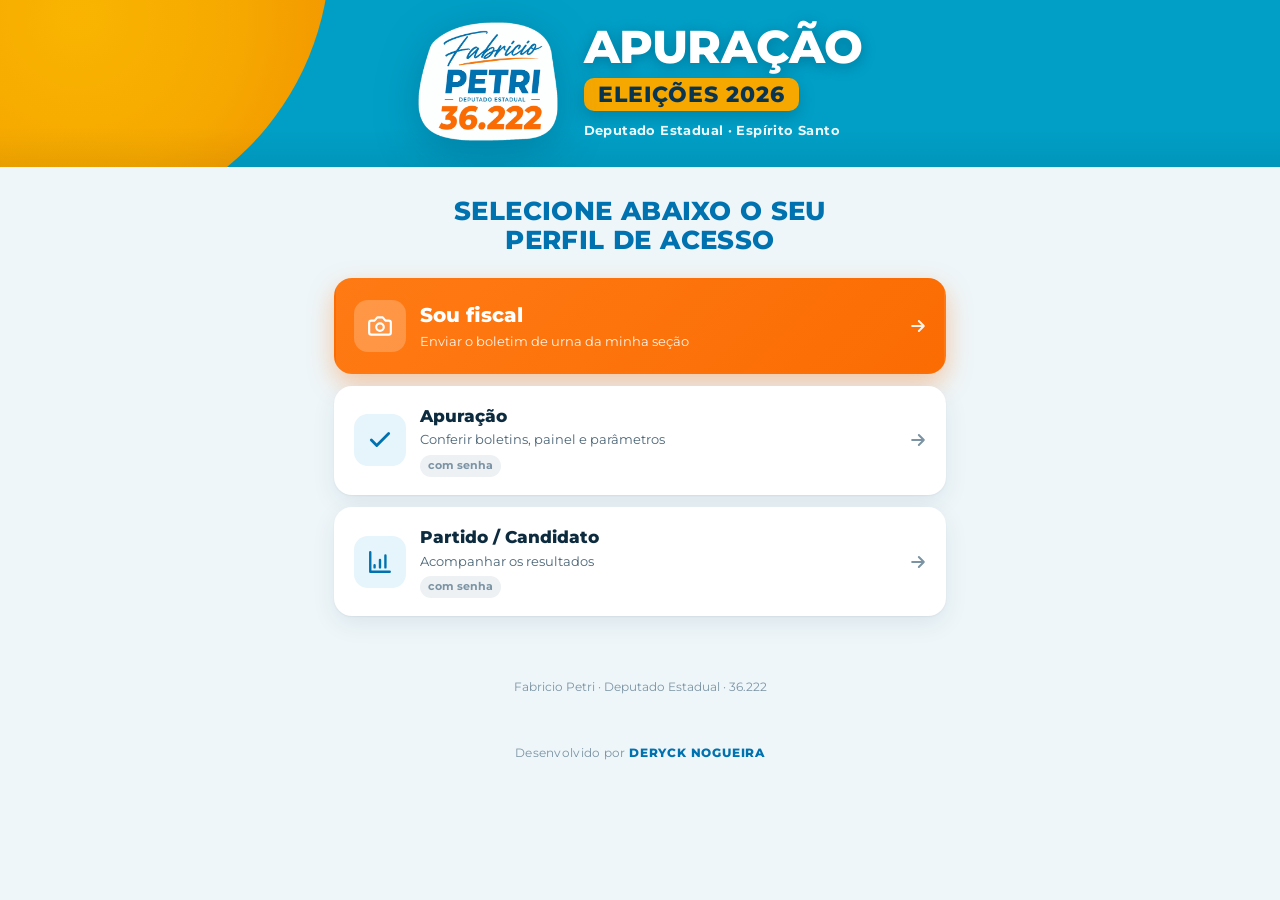
<file: index.html>
<!doctype html>
<html lang="pt-BR">
<head>
  <meta charset="utf-8">
  <meta name="viewport" content="width=device-width, initial-scale=1, viewport-fit=cover">
  <meta name="theme-color" content="#019fc6">
  <title>Apuração — Fabricio Petri 36.222</title>
  <meta name="description" content="Apuração da campanha Fabricio Petri 36.222 — fiscais, apuração e partido">
  <link rel="icon" href="assets/img/favicon.png">
  <link rel="apple-touch-icon" href="assets/img/icon-192.png">
  <link rel="manifest" href="manifest.webmanifest">
  <link rel="preconnect" href="https://fonts.googleapis.com">
  <link rel="preconnect" href="https://fonts.gstatic.com" crossorigin>
  <link href="https://fonts.googleapis.com/css2?family=Montserrat:wght@500;600;700;800&display=swap" rel="stylesheet">
  <link rel="stylesheet" href="assets/css/app.css">
</head>
<body class="pg-inicio">
  <header class="hero hero-inicio">
    <div class="hero-in">
      <img class="logo" src="assets/img/logo-480.png" alt="Fabricio Petri — Deputado Estadual 36.222" width="480" height="410">
      <div class="hero-titulo">
        <h1><span class="t1">Apuração</span><span class="t2">Eleições 2026</span></h1>
        <p>Deputado Estadual · Espírito Santo</p>
      </div>
    </div>
  </header>

  <main class="wrap wrap-inicio">
    <h2 class="inicio-chamada">Selecione abaixo o seu<br>perfil de acesso</h2>
    <nav class="acessos" aria-label="Escolha o acesso">
      <a class="acesso acesso-fiscal" href="fiscal.html">
        <span class="acesso-icone" data-icone="camera"></span>
        <span class="acesso-txt"><b>Sou fiscal</b><span>Enviar o boletim de urna da minha seção</span></span>
        <span class="acesso-seta" data-icone="seta"></span>
      </a>
      <a class="acesso" href="apuracao.html">
        <span class="acesso-icone" data-icone="check"></span>
        <span class="acesso-txt"><b>Apuração</b><span>Conferir boletins, painel e parâmetros</span><span class="acesso-chave" id="st-apuracao">com senha</span></span>
        <span class="acesso-seta" data-icone="seta"></span>
      </a>
      <a class="acesso" href="partido.html">
        <span class="acesso-icone" data-icone="grafico"></span>
        <span class="acesso-txt"><b>Partido / Candidato</b><span>Acompanhar os resultados</span><span class="acesso-chave" id="st-partido">com senha</span></span>
        <span class="acesso-seta" data-icone="seta"></span>
      </a>
    </nav>
  </main>
  <p class="rodape">Fabricio Petri · Deputado Estadual · 36.222</p>

  <script src="assets/js/config.js"></script>
  <script src="assets/js/core.js"></script>
  <script src="assets/js/common.js"></script>
  <script>
    (function () {
      App.bannerDemo('Para usar de verdade, configure a planilha (veja o guia).');
      var ICON = App.ICON;
      ICON.grafico = '<svg viewBox="0 0 24 24" fill="none" stroke="currentColor" stroke-width="2.2" stroke-linecap="round" stroke-linejoin="round"><path d="M3 3v18h18"/><path d="M7 15v2M12 10v7M17 6v11"/></svg>';
      App.$$('[data-icone]').forEach(function (el) { el.innerHTML = ICON[el.dataset.icone] || ''; });
      // mostra se já existe sessão aberta neste aparelho
      [['apuracao', '#st-apuracao'], ['partido', '#st-partido']].forEach(function (x) {
        var s = App.sessao.get(x[0]);
        if (s) { var el = App.$(x[1]); el.textContent = 'conectado'; el.classList.add('on'); }
      });
      if ('serviceWorker' in navigator && location.protocol === 'https:') navigator.serviceWorker.register('sw.js').catch(function () {});
    })();
  </script>
</body>
</html>
</file>
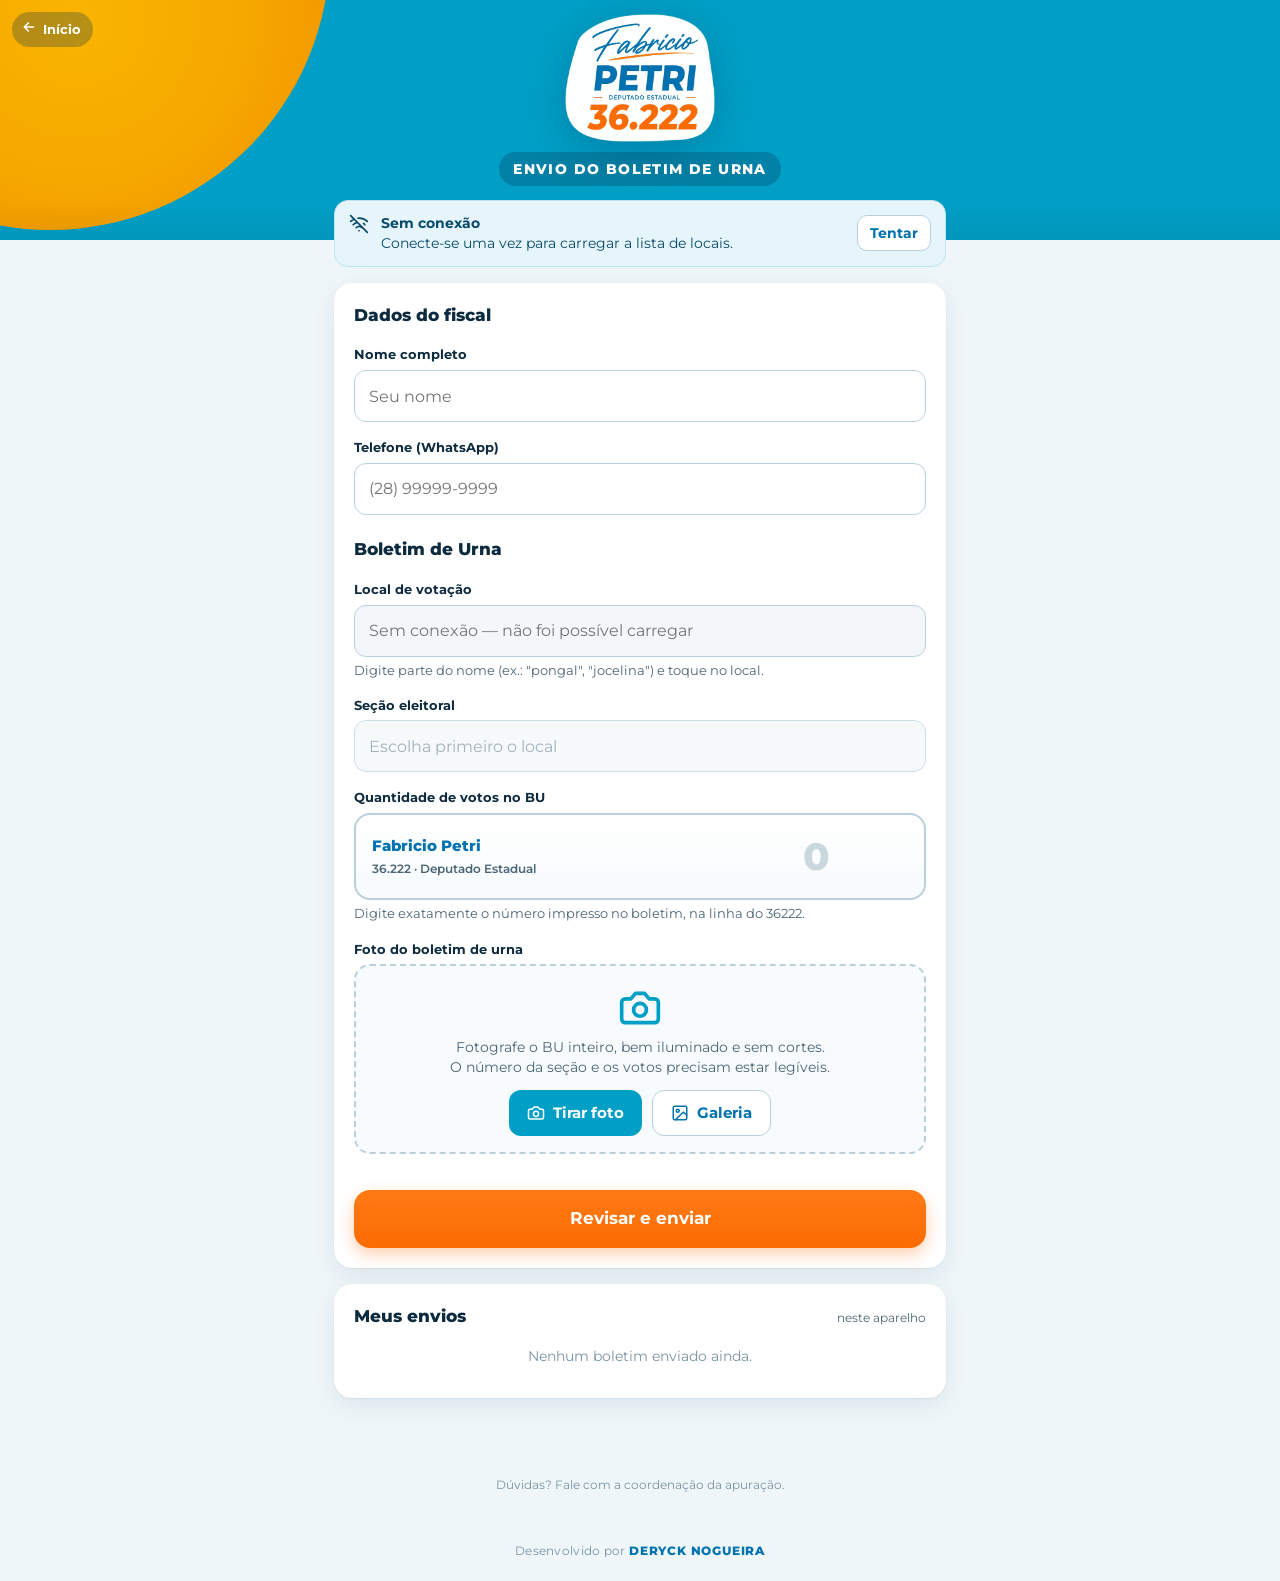
<file: fiscal.html>
<!doctype html>
<html lang="pt-BR">
<head>
  <meta charset="utf-8">
  <meta name="viewport" content="width=device-width, initial-scale=1, viewport-fit=cover">
  <meta name="theme-color" content="#019fc6">
  <title>Fiscal — Fabricio Petri 36.222</title>
  <meta name="description" content="Envio do Boletim de Urna pelos fiscais da campanha Fabricio Petri 36.222">
  <link rel="icon" href="assets/img/favicon.png">
  <link rel="apple-touch-icon" href="assets/img/icon-192.png">
  <link rel="manifest" href="manifest.webmanifest">
  <link rel="preconnect" href="https://fonts.googleapis.com">
  <link rel="preconnect" href="https://fonts.gstatic.com" crossorigin>
  <link href="https://fonts.googleapis.com/css2?family=Montserrat:wght@500;600;700;800&display=swap" rel="stylesheet">
  <link rel="stylesheet" href="assets/css/app.css">
</head>
<body class="pg-fiscal">
  <header class="hero">
    <a class="voltar" href="./" aria-label="Voltar ao início"><span data-voltar></span>Início</a>
    <img class="logo" src="assets/img/logo-480.png" alt="Fabricio Petri — Deputado Estadual 36.222" width="480" height="410">
    <p class="sub">Envio do Boletim de Urna</p>
  </header>

  <main class="wrap">
    <div id="aviso-fila" class="aviso aviso-alerta" hidden></div>
    <div id="aviso-conexao" class="aviso aviso-info" hidden></div>

    <section id="fechado" class="card centro" hidden>
      <div class="sucesso-icone espera" aria-hidden="true"></div>
      <h2>Recebimento fechado</h2>
      <p class="muted">O envio de boletins ainda não foi liberado (ou já foi encerrado) pela coordenação. Tente novamente mais tarde.</p>
      <button class="btn btn-sec" id="btn-recarregar">Verificar novamente</button>
    </section>

    <form id="form-bu" class="card" novalidate autocomplete="on">
      <div class="card-titulo"><h2>Dados do fiscal</h2></div>
      <div id="ident-resumo" class="ident-resumo campo" hidden>
        <div class="avatar" id="ident-avatar"></div>
        <div class="info"><b id="ident-nome"></b><span id="ident-tel"></span></div>
        <button type="button" class="btn btn-ghost btn-sm" id="btn-alterar-ident">Alterar</button>
      </div>
      <div id="ident-campos">
        <div class="campo">
          <label for="f-nome">Nome completo</label>
          <input class="input" id="f-nome" name="name" autocomplete="name" placeholder="Seu nome" maxlength="80">
        </div>
        <div class="campo">
          <label for="f-tel">Telefone (WhatsApp)</label>
          <input class="input" id="f-tel" name="tel" type="tel" inputmode="tel" autocomplete="tel" placeholder="(28) 99999-9999" maxlength="16">
        </div>
      </div>

      <div class="card-titulo" style="margin-top:22px"><h2>Boletim de Urna</h2></div>
      <div class="campo">
        <label for="f-local-busca">Local de votação</label>
        <div class="combo" id="combo-local">
          <input class="input combo-input" id="f-local-busca" type="text" placeholder="Carregando locais…" autocomplete="off" autocapitalize="characters" spellcheck="false"
            role="combobox" aria-autocomplete="list" aria-expanded="false" aria-controls="combo-lista" disabled>
          <button type="button" class="combo-limpar" id="combo-limpar" aria-label="Limpar busca" hidden>×</button>
          <ul class="combo-lista" id="combo-lista" role="listbox" hidden></ul>
        </div>
        <select id="f-local" hidden aria-hidden="true" tabindex="-1"><option value=""></option></select>
        <div class="ajuda">Digite parte do nome (ex.: "pongal", "jocelina") e toque no local.</div>
      </div>
      <div class="campo">
        <label for="f-secao">Seção eleitoral</label>
        <select class="input" id="f-secao" disabled><option value="">Escolha primeiro o local</option></select>
        <div class="ajuda" id="ajuda-secao" hidden></div>
      </div>
      <div class="campo">
        <label for="f-votos">Quantidade de votos no BU</label>
        <div class="votos-box">
          <div class="cand"><b id="cand-nome">Fabricio Petri</b><span id="cand-num">36.222 · Deputado Estadual</span></div>
          <input class="votos-input" id="f-votos" inputmode="numeric" maxlength="8" placeholder="0" aria-describedby="cand-nome" autocomplete="off">
        </div>
        <div class="ajuda">Digite exatamente o número impresso no boletim, na linha do 36222.</div>
      </div>
      <div class="campo">
        <span class="rotulo">Foto do boletim de urna</span>
        <div class="foto-area" id="foto-area">
          <div id="foto-vazia">
            <div class="icone" aria-hidden="true"></div>
            <p>Fotografe o BU inteiro, bem iluminado e sem cortes.<br>O número da seção e os votos precisam estar legíveis.</p>
            <div class="foto-botoes">
              <label class="btn btn-azul" for="f-foto-camera" id="lbl-camera"><span class="ic-cam"></span>Tirar foto</label>
              <label class="btn btn-sec" for="f-foto-galeria"><span class="ic-gal"></span>Galeria</label>
            </div>
          </div>
          <div id="foto-cheia" class="foto-prev" hidden>
            <img id="foto-preview" alt="Prévia da foto do boletim">
            <label class="btn btn-sec btn-sm trocar" for="f-foto-camera">Trocar foto</label>
          </div>
          <input class="foto-input" type="file" id="f-foto-camera" accept="image/*" capture="environment">
          <input class="foto-input" type="file" id="f-foto-galeria" accept="image/*">
        </div>
      </div>

      <button type="submit" class="btn btn-primario btn-xl" id="btn-revisar" style="margin-top:20px">Revisar e enviar</button>
    </form>

    <section class="card" id="meus-envios">
      <div class="card-titulo"><h2>Meus envios</h2><span class="muted tiny">neste aparelho</span></div>
      <ul class="lista" id="lista-envios"></ul>
    </section>
  </main>
  <p class="rodape">Dúvidas? Fale com a coordenação da apuração.</p>

  <script src="assets/js/config.js"></script>
  <script src="assets/js/core.js"></script>
  <script src="assets/js/common.js"></script>
  <script src="assets/js/fiscal.js"></script>
</body>
</html>
</file>
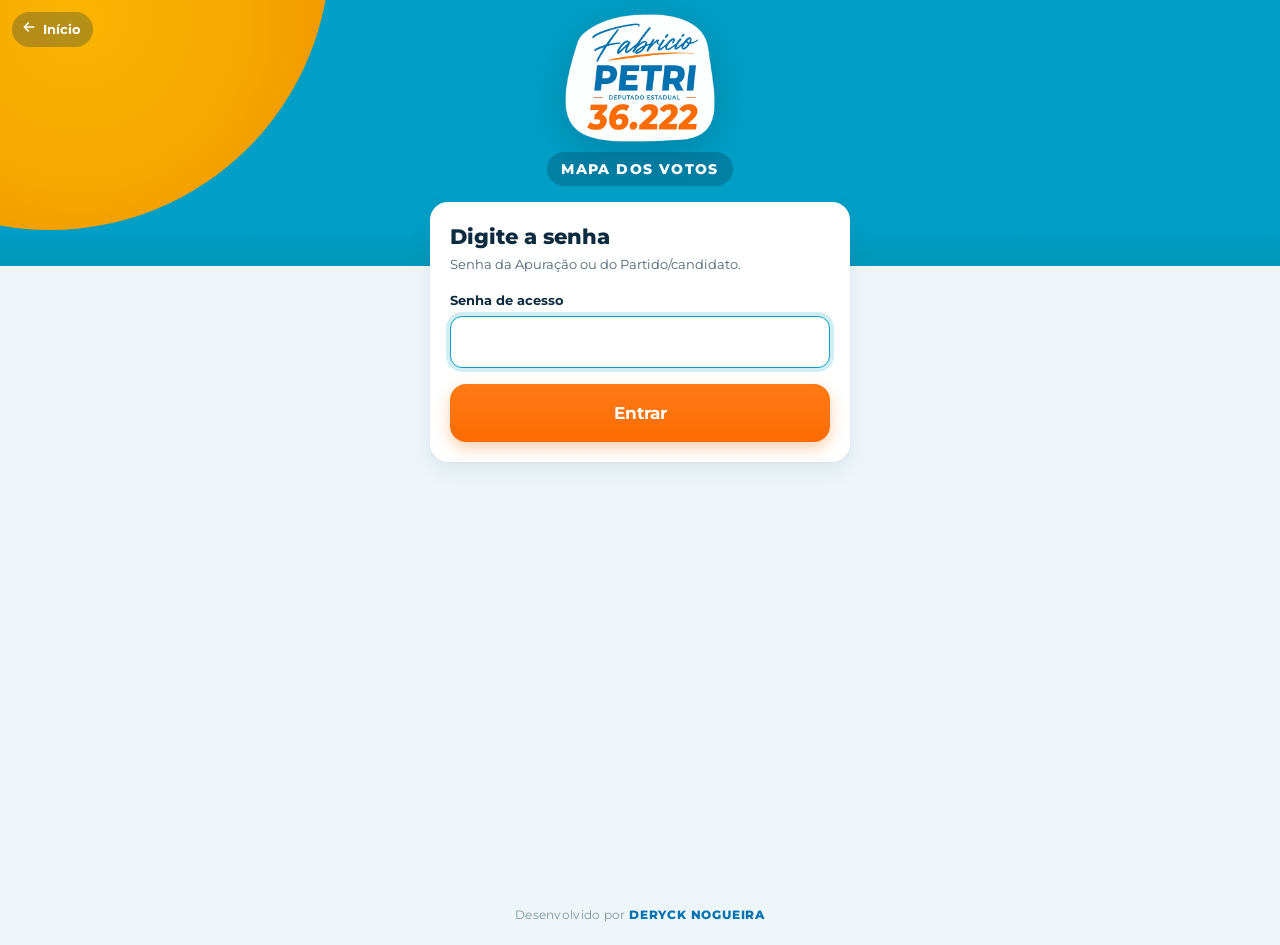
<file: mapa.html>
<!doctype html>
<html lang="pt-BR">
<head>
  <meta charset="utf-8">
  <meta name="viewport" content="width=device-width, initial-scale=1, viewport-fit=cover">
  <meta name="theme-color" content="#019fc6">
  <meta name="robots" content="noindex">
  <title>Mapa dos votos — Fabricio Petri 36.222</title>
  <link rel="icon" href="assets/img/favicon.png">
  <link rel="preconnect" href="https://fonts.googleapis.com">
  <link rel="preconnect" href="https://fonts.gstatic.com" crossorigin>
  <link href="https://fonts.googleapis.com/css2?family=Montserrat:wght@500;600;700;800&display=swap" rel="stylesheet">
  <link rel="stylesheet" href="assets/css/app.css">
</head>
<body class="pg-mapa">
  <!-- Login -->
  <div id="tela-login" class="login-pg" hidden>
    <header class="hero">
      <a class="voltar" href="./" aria-label="Voltar ao início"><span data-voltar></span>Início</a>
      <img class="logo" src="assets/img/logo-480.png" alt="Fabricio Petri — Deputado Estadual 36.222" width="480" height="410">
      <p class="sub">Mapa dos votos</p>
    </header>
    <form class="card login-card" id="form-login" autocomplete="on">
      <h1>Digite a senha</h1>
      <p class="muted small" style="margin:0 0 18px">Senha da Apuração ou do Partido/candidato.</p>
      <div class="campo"><label for="l-senha">Senha de acesso</label>
        <input class="input" id="l-senha" type="password" autocomplete="current-password" required></div>
      <div id="l-demo" class="aviso aviso-info small" hidden></div>
      <button class="btn btn-primario btn-xl" type="submit" id="l-entrar">Entrar</button>
    </form>
  </div>

  <div id="tela-app" hidden>
    <header class="topbar">
      <div class="topbar-in">
        <a class="logo-link" href="./" id="logo-voltar" title="Voltar"><img class="logo" src="assets/img/logo-480.png" alt="Fabricio Petri 36.222" width="480" height="410"></a>
        <div class="titulo"><b>Mapa dos votos</b><span class="oculto-mobile">Espírito Santo · Deputado Estadual · resultado por município</span></div>
        <span class="atualizado oculto-mobile" id="t-atualizado"><span class="pulso"></span><span>—</span></span>
        <a class="btn btn-topo btn-sm btn-topo-txt" href="./" id="btn-voltar"></a>
      </div>
    </header>
    <main class="wrap-l">
      <div class="acoes-painel">
        <a class="btn btn-sec btn-sm" href="relatorio-mapa.html" id="btn-rel-mapa" title="Relatório do mapa para imprimir ou salvar em PDF"></a>
        <a class="btn btn-primario btn-sm" href="telao-mapa.html" id="btn-telao-mapa" title="Abrir o mapa em tela cheia para TV"></a>
      </div>
      <div class="kpis" id="m-kpis"></div>
      <div class="mapa-grade">
        <section class="card mapa-card">
          <div class="mapa-barra">
            <div class="segmentado" role="group" aria-label="O que o mapa mostra">
              <button type="button" class="ativo" data-metrica="votos">Votos</button>
              <button type="button" data-metrica="validos">% dos votos válidos</button>
              <button type="button" data-metrica="pct">% dos eleitores</button>
            </div>
            <button type="button" class="btn btn-ghost btn-sm" id="m-estado" hidden>Limpar seleção</button>
          </div>
          <div class="mapa-area" id="m-mapa"></div>
          <div class="mapa-legenda" id="m-legenda"></div>
          <p class="muted tiny mapa-dica">Passe o mouse para ver os números. Clique em um município para ver os detalhes ao lado.</p>
        </section>
        <aside class="card mapa-lado" id="m-lado"></aside>
      </div>
      <section class="card">
        <div class="card-titulo"><h3>Todos os municípios</h3><span class="muted tiny" id="m-tab-sub"></span></div>
        <div class="tabela-wrap"><table class="tabela responsiva" id="m-tabela"></table></div>
      </section>
    </main>
  </div>

  <script src="assets/js/config.js"></script>
  <script src="assets/js/core.js"></script>
  <script src="assets/js/common.js"></script>
  <script src="assets/js/estado-tse.js"></script>
  <script src="assets/js/mapa-es.js"></script>
  <script src="assets/js/mapa.js"></script>
</body>
</html>
</file>
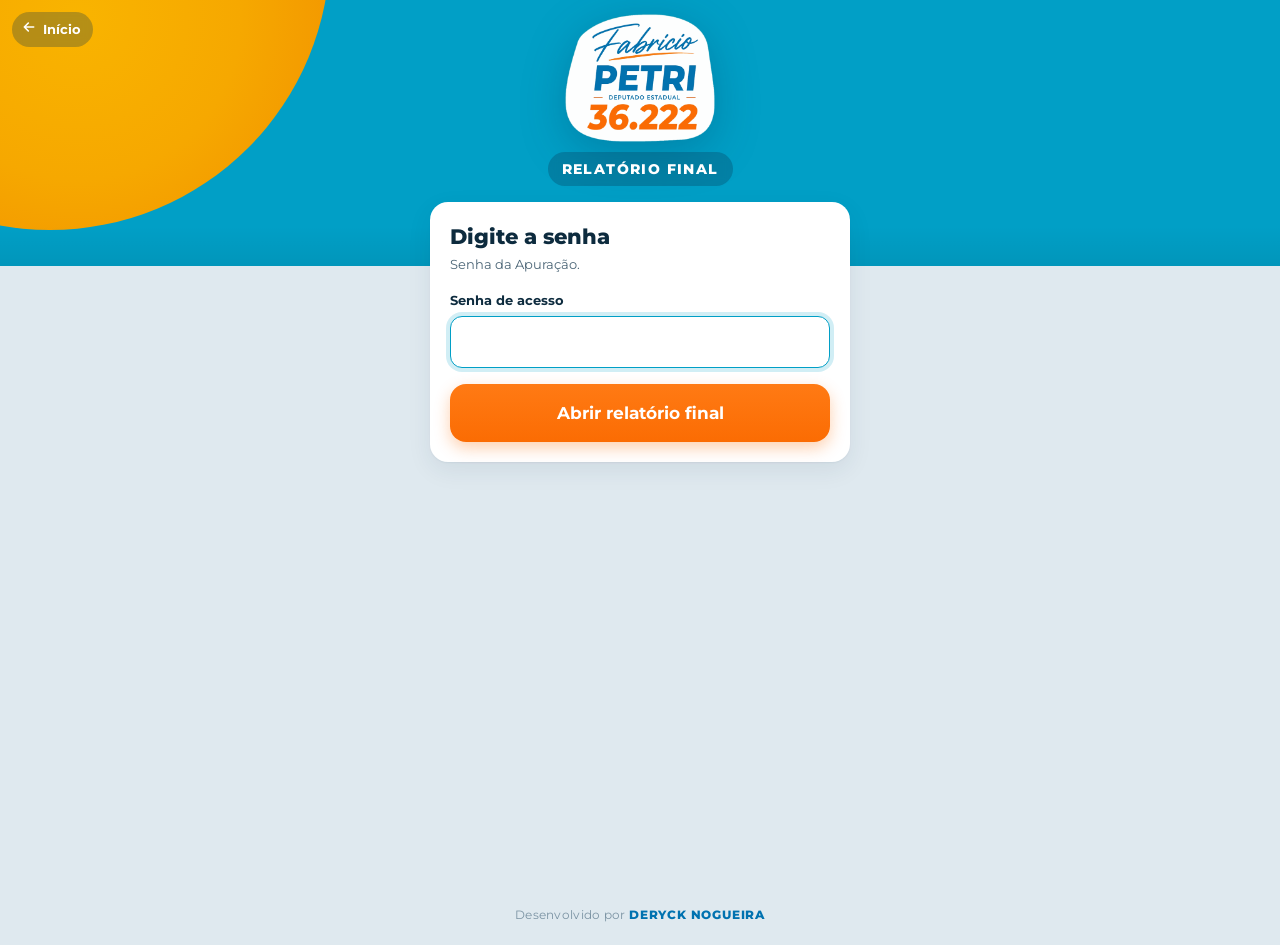
<file: relatorio-final.html>
<!doctype html>
<html lang="pt-BR">
<head>
  <meta charset="utf-8">
  <meta name="viewport" content="width=device-width, initial-scale=1">
  <meta name="robots" content="noindex">
  <title>Relatório final — Fabricio Petri 36.222</title>
  <link rel="icon" href="assets/img/favicon.png">
  <link rel="preconnect" href="https://fonts.googleapis.com">
  <link rel="preconnect" href="https://fonts.gstatic.com" crossorigin>
  <link href="https://fonts.googleapis.com/css2?family=Montserrat:wght@500;600;700;800&display=swap" rel="stylesheet">
  <link rel="stylesheet" href="assets/css/app.css">
  <link rel="stylesheet" href="assets/css/relatorio.css">
</head>
<body class="pg-relatorio">
  <div id="tela-login" class="login-pg" hidden>
    <header class="hero">
      <a class="voltar" href="./" aria-label="Voltar ao início"><span data-voltar></span>Início</a>
      <img class="logo" src="assets/img/logo-480.png" alt="Fabricio Petri — Deputado Estadual 36.222" width="480" height="410">
      <p class="sub">Relatório final</p>
    </header>
    <form class="card login-card" id="form-login">
      <h1>Digite a senha</h1>
      <p class="muted small" style="margin:0 0 18px">Senha da Apuração.</p>
      <div class="campo"><label for="l-senha">Senha de acesso</label>
        <input class="input" id="l-senha" type="password" autocomplete="current-password" required></div>
      <div id="l-demo" class="aviso aviso-info small" hidden></div>
      <button class="btn btn-primario btn-xl" type="submit" id="l-entrar">Abrir relatório final</button>
    </form>
  </div>

  <div id="tela-rel" hidden>
    <div class="rel-barra no-print">
      <div class="rel-barra-in">
        <a class="btn btn-sec" href="tse.html" id="r-voltar">← Voltar</a>
        <div class="filtro"><label for="r-conteudo">Conteúdo</label><select class="input" id="r-conteudo">
          <option value="completo">Completo (com os eleitos de todos os partidos)</option>
          <option value="resumo">Resumo (candidato, partido e Anchieta)</option>
        </select></div>
        <button class="btn btn-sec" type="button" id="r-atualizar">Atualizar dados</button>
        <button class="btn btn-primario" type="button" id="r-imprimir">Imprimir / Salvar PDF</button>
      </div>
      <p class="rel-dica">Para gerar o PDF: clique em <b>Imprimir / Salvar PDF</b> e escolha <b>"Salvar como PDF"</b> no destino da impressão.</p>
    </div>
    <article class="rel-folha" id="rel"></article>
  </div>

  <script src="assets/js/config.js"></script>
  <script src="assets/js/core.js"></script>
  <script src="assets/js/candidatos-tse-es2026.js"></script>
  <script src="assets/js/common.js"></script>
  <script src="assets/js/tse-logica.js"></script>
  <script src="assets/js/relatorio-final.js"></script>
</body>
</html>
</file>
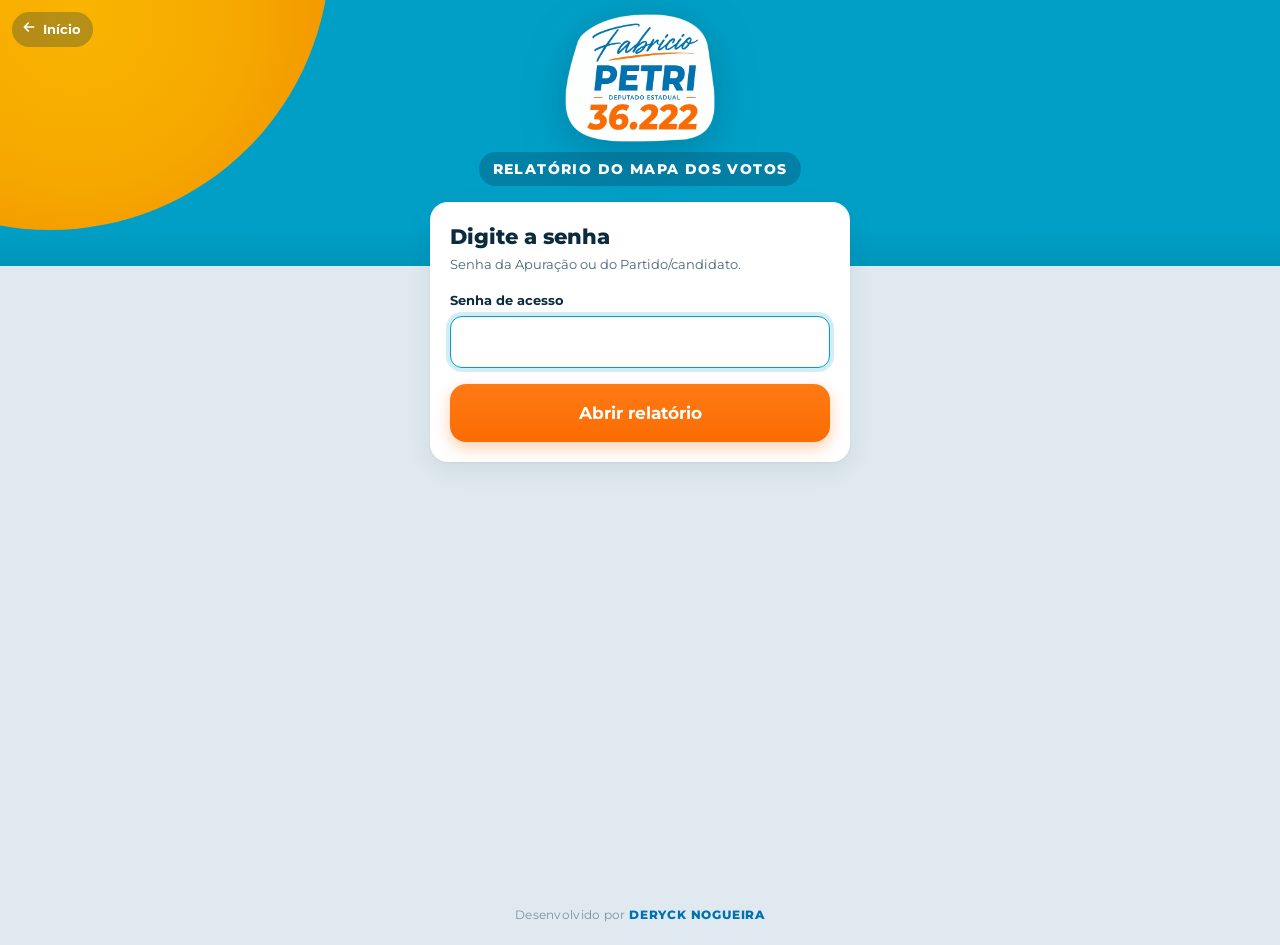
<file: relatorio-mapa.html>
<!doctype html>
<html lang="pt-BR">
<head>
  <meta charset="utf-8">
  <meta name="viewport" content="width=device-width, initial-scale=1">
  <meta name="robots" content="noindex">
  <title>Relatório do mapa dos votos — Fabricio Petri 36.222</title>
  <link rel="icon" href="assets/img/favicon.png">
  <link rel="preconnect" href="https://fonts.googleapis.com">
  <link rel="preconnect" href="https://fonts.gstatic.com" crossorigin>
  <link href="https://fonts.googleapis.com/css2?family=Montserrat:wght@500;600;700;800&display=swap" rel="stylesheet">
  <link rel="stylesheet" href="assets/css/app.css">
  <link rel="stylesheet" href="assets/css/relatorio.css">
</head>
<body class="pg-relatorio">
  <div id="tela-login" class="login-pg" hidden>
    <header class="hero">
      <a class="voltar" href="./" aria-label="Voltar ao início"><span data-voltar></span>Início</a>
      <img class="logo" src="assets/img/logo-480.png" alt="Fabricio Petri — Deputado Estadual 36.222" width="480" height="410">
      <p class="sub">Relatório do mapa dos votos</p>
    </header>
    <form class="card login-card" id="form-login">
      <h1>Digite a senha</h1>
      <p class="muted small" style="margin:0 0 18px">Senha da Apuração ou do Partido/candidato.</p>
      <div class="campo"><label for="l-senha">Senha de acesso</label>
        <input class="input" id="l-senha" type="password" autocomplete="current-password" required></div>
      <div id="l-demo" class="aviso aviso-info small" hidden></div>
      <button class="btn btn-primario btn-xl" type="submit" id="l-entrar">Abrir relatório</button>
    </form>
  </div>

  <div id="tela-rel" hidden>
    <div class="rel-barra no-print">
      <div class="rel-barra-in">
        <a class="btn btn-sec" href="mapa.html" id="r-voltar">← Voltar ao mapa</a>
        <div class="filtro"><label for="r-metrica">O mapa mostra</label><select class="input" id="r-metrica">
          <option value="votos">Votos</option>
          <option value="validos">% dos votos válidos</option>
          <option value="pct">% dos eleitores</option>
        </select></div>
        <div class="filtro"><label for="r-ordem">Tabela em ordem de</label><select class="input" id="r-ordem">
          <option value="votos">Mais votos</option>
          <option value="validos">Maior % dos votos válidos</option>
          <option value="pct">Maior % dos eleitores</option>
          <option value="nome">Nome do município</option>
        </select></div>
        <button class="btn btn-sec" type="button" id="r-atualizar">Atualizar dados</button>
        <button class="btn btn-primario" type="button" id="r-imprimir">Imprimir / Salvar PDF</button>
      </div>
      <p class="rel-dica">Para gerar o PDF: clique em <b>Imprimir / Salvar PDF</b> e escolha <b>"Salvar como PDF"</b> no destino da impressão.</p>
    </div>
    <article class="rel-folha" id="rel"></article>
  </div>

  <script src="assets/js/config.js"></script>
  <script src="assets/js/core.js"></script>
  <script src="assets/js/common.js"></script>
  <script src="assets/js/estado-tse.js"></script>
  <script src="assets/js/mapa-es.js"></script>
  <script src="assets/js/relatorio-mapa.js"></script>
</body>
</html>
</file>
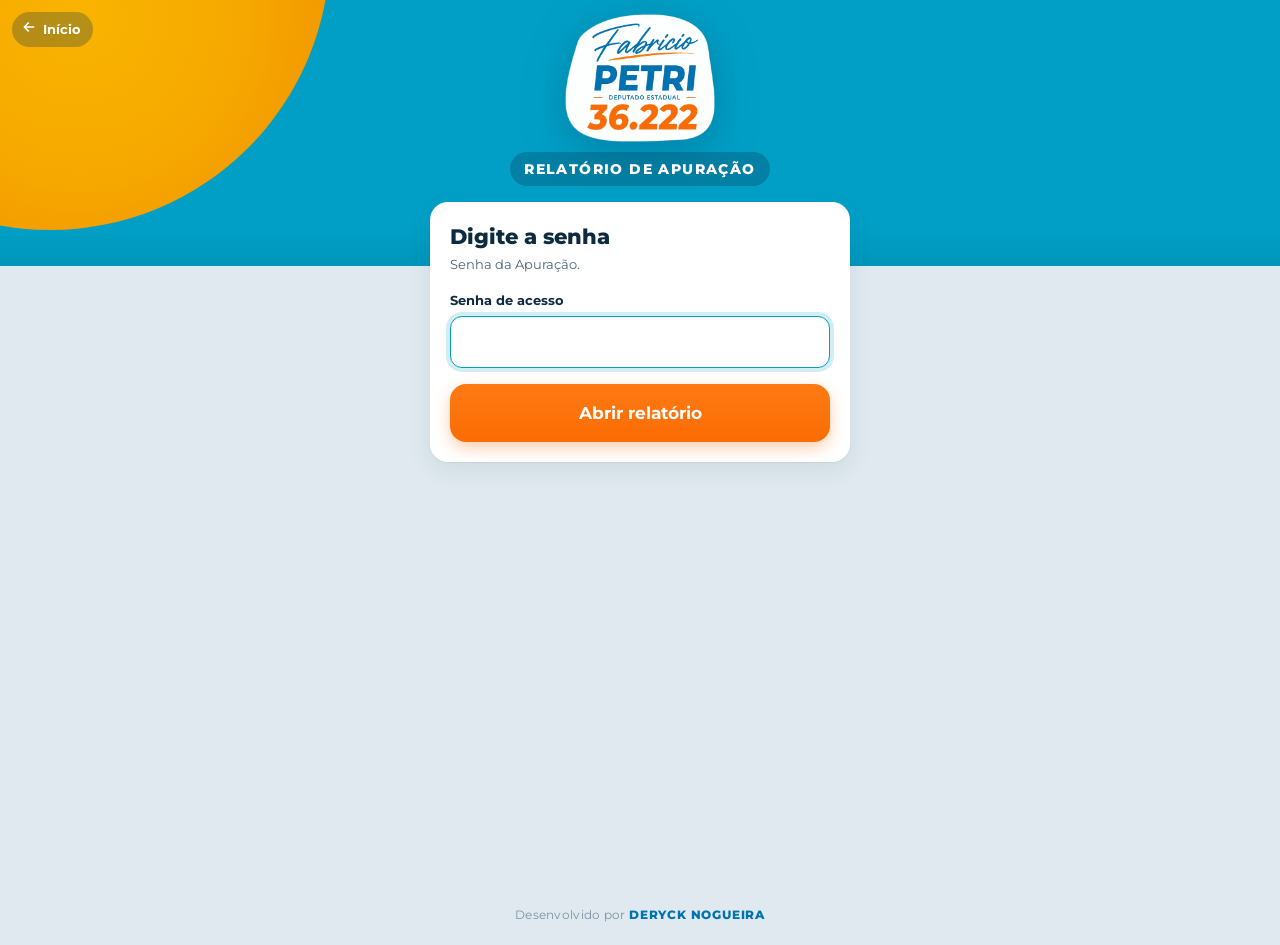
<file: relatorio.html>
<!doctype html>
<html lang="pt-BR">
<head>
  <meta charset="utf-8">
  <meta name="viewport" content="width=device-width, initial-scale=1">
  <meta name="robots" content="noindex">
  <title>Relatório de Apuração — Fabricio Petri 36.222</title>
  <link rel="icon" href="assets/img/favicon.png">
  <link rel="preconnect" href="https://fonts.googleapis.com">
  <link rel="preconnect" href="https://fonts.gstatic.com" crossorigin>
  <link href="https://fonts.googleapis.com/css2?family=Montserrat:wght@500;600;700;800&display=swap" rel="stylesheet">
  <link rel="stylesheet" href="assets/css/app.css">
  <link rel="stylesheet" href="assets/css/relatorio.css">
</head>
<body class="pg-relatorio">
  <div id="tela-login" class="login-pg" hidden>
    <header class="hero">
      <a class="voltar" href="./" aria-label="Voltar ao início"><span data-voltar></span>Início</a>
      <img class="logo" src="assets/img/logo-480.png" alt="Fabricio Petri — Deputado Estadual 36.222" width="480" height="410">
      <p class="sub">Relatório de apuração</p>
    </header>
    <form class="card login-card" id="form-login">
      <h1>Digite a senha</h1>
      <p class="muted small" style="margin:0 0 18px">Senha da Apuração.</p>
      <div class="campo"><label for="l-senha">Senha de acesso</label>
        <input class="input" id="l-senha" type="password" autocomplete="current-password" required></div>
      <div id="l-demo" class="aviso aviso-info small" hidden></div>
      <button class="btn btn-primario btn-xl" type="submit" id="l-entrar">Abrir relatório</button>
    </form>
  </div>

  <div id="tela-rel" hidden>
    <div class="rel-barra no-print">
      <div class="rel-barra-in">
        <a class="btn btn-sec" href="apuracao.html" id="r-voltar">← Voltar</a>
        <div class="filtro"><label for="r-mun">Município</label><select class="input" id="r-mun"></select></div>
        <div class="filtro"><label for="r-detalhe">Conteúdo</label><select class="input" id="r-detalhe">
          <option value="completo">Completo (com cada seção)</option>
          <option value="resumo">Só resumo por local</option>
        </select></div>
        <div class="filtro"><label for="r-status">Votos</label><select class="input" id="r-status">
          <option value="todos">Confirmados + em conferência</option>
          <option value="confirmados">Só confirmados</option>
        </select></div>
        <button class="btn btn-sec" type="button" id="r-atualizar">Atualizar dados</button>
        <button class="btn btn-primario" type="button" id="r-imprimir">Imprimir / Salvar PDF</button>
      </div>
      <p class="rel-dica">Para gerar o PDF: clique em <b>Imprimir / Salvar PDF</b> e escolha <b>"Salvar como PDF"</b> no destino da impressão.</p>
    </div>
    <article class="rel-folha" id="rel"></article>
  </div>

  <script src="assets/js/config.js"></script>
  <script src="assets/js/core.js"></script>
  <script src="assets/js/common.js"></script>
  <script src="assets/js/estado-tse.js"></script>
  <script src="assets/js/painel.js"></script>
  <script src="assets/js/relatorios.js"></script>
  <script src="assets/js/relatorio.js"></script>
</body>
</html>
</file>
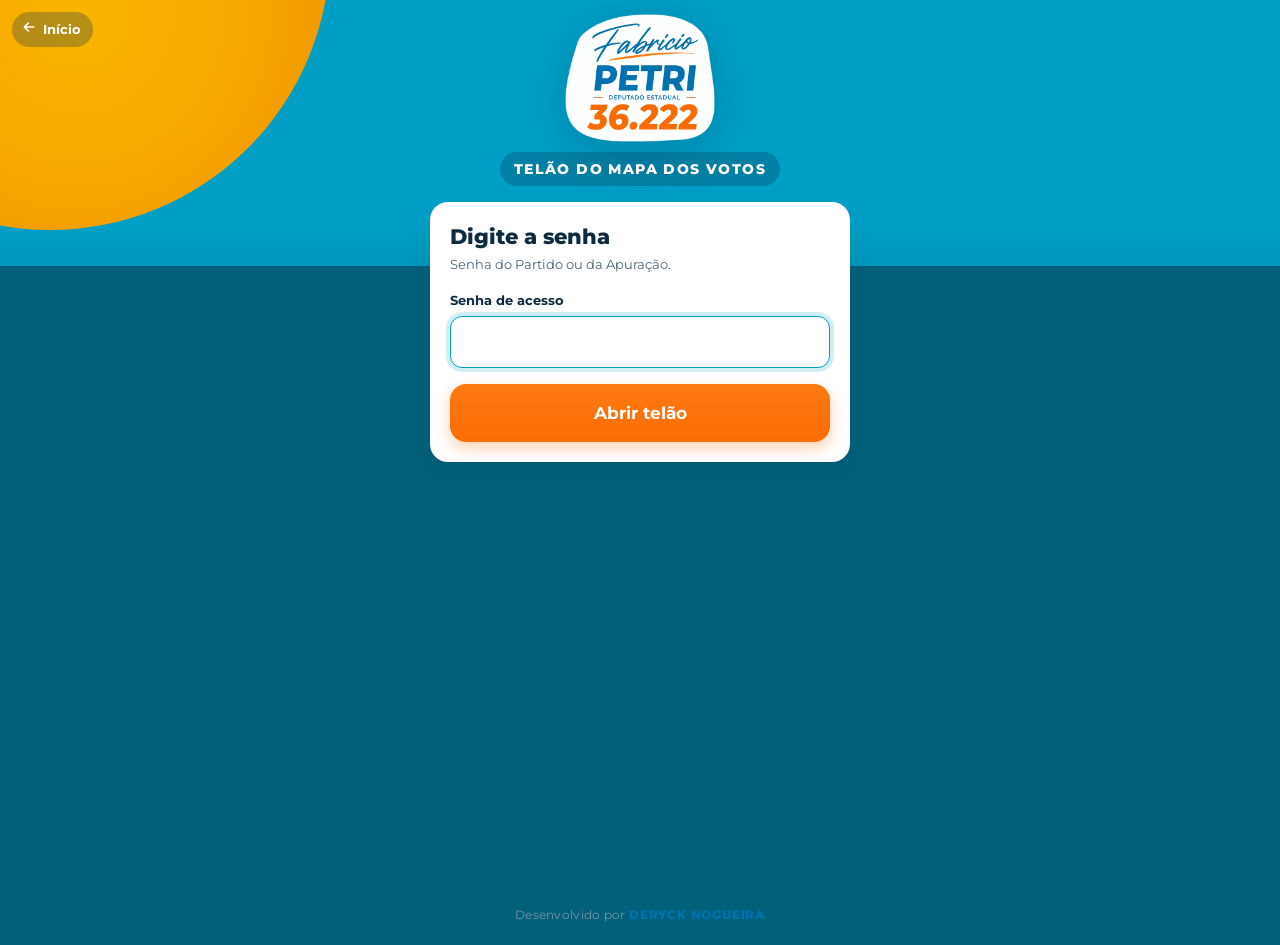
<file: telao-mapa.html>
<!doctype html>
<html lang="pt-BR">
<head>
  <meta charset="utf-8">
  <meta name="viewport" content="width=device-width, initial-scale=1, viewport-fit=cover">
  <meta name="theme-color" content="#019fc6">
  <meta name="robots" content="noindex">
  <title>Telão do mapa — Fabricio Petri 36.222</title>
  <link rel="icon" href="assets/img/favicon.png">
  <link rel="preconnect" href="https://fonts.googleapis.com">
  <link rel="preconnect" href="https://fonts.gstatic.com" crossorigin>
  <link href="https://fonts.googleapis.com/css2?family=Montserrat:wght@500;600;700;800;900&display=swap" rel="stylesheet">
  <link rel="stylesheet" href="assets/css/app.css">
  <link rel="stylesheet" href="assets/css/telao.css">
</head>
<body class="pg-telao">
  <div id="tela-login" class="login-pg" hidden>
    <header class="hero">
      <a class="voltar" href="./" aria-label="Voltar ao início"><span data-voltar></span>Início</a>
      <img class="logo" src="assets/img/logo-480.png" alt="Fabricio Petri — Deputado Estadual 36.222" width="480" height="410">
      <p class="sub">Telão do mapa dos votos</p>
    </header>
    <form class="card login-card" id="form-login">
      <h1>Digite a senha</h1>
      <p class="muted small" style="margin:0 0 18px">Senha do Partido ou da Apuração.</p>
      <div class="campo"><label for="l-senha">Senha de acesso</label>
        <input class="input" id="l-senha" type="password" autocomplete="current-password" required></div>
      <div id="l-demo" class="aviso aviso-info small" hidden></div>
      <button class="btn btn-primario btn-xl" type="submit" id="l-entrar">Abrir telão</button>
    </form>
  </div>

  <main id="telao" class="telao telao-mapa" hidden>
    <header class="t-topo">
      <img class="t-logo" src="assets/img/logo-480.png" alt="Fabricio Petri 36.222" width="480" height="410">
      <div class="t-titulo">
        <div class="t-aovivo"><span class="t-ponto"></span>MAPA DOS VOTOS · DEPUTADO ESTADUAL</div>
        <div class="t-mun" id="tm-titulo">ESPÍRITO SANTO</div>
      </div>
      <div class="t-hora"><b id="t-hora">--:--</b><span id="t-atualizado">atualizando…</span></div>
    </header>

    <section class="tm-corpo">
      <div class="tm-mapa-box">
        <div class="tm-mapa" id="tm-mapa"></div>
        <div class="tm-legenda" id="tm-legenda"></div>
      </div>
      <div class="tm-lado">
        <div class="tm-total">
          <div class="t-rot" id="tm-rot-total">VOTOS NO ESTADO</div>
          <div class="t-numero num" id="tm-votos">0</div>
          <div class="t-sub" id="tm-sub"></div>
        </div>
        <div class="tm-rank">
          <div class="t-rot" id="tm-rot-rank">MUNICÍPIOS COM MAIS VOTOS</div>
          <ol id="tm-ranking"></ol>
        </div>
      </div>
    </section>

    <footer class="t-rodape">
      <span id="tm-rodape"></span>
      <span class="t-credito">Desenvolvido por <b>DERYCK NOGUEIRA</b></span>
    </footer>

    <div class="t-controles" id="t-controles">
      <button type="button" id="t-voltar" class="t-voltar">← Voltar</button>
      <button type="button" id="tm-metrica">Mostrar: votos</button>
      <button type="button" id="tm-tour">Passear pelos municípios: não</button>
      <button type="button" id="t-cheia">Tela cheia</button>
      <a href="./" id="t-sair">Início</a>
    </div>
  </main>

  <script src="assets/js/config.js"></script>
  <script src="assets/js/core.js"></script>
  <script src="assets/js/common.js"></script>
  <script src="assets/js/estado-tse.js"></script>
  <script src="assets/js/mapa-es.js"></script>
  <script src="assets/js/telao-mapa.js"></script>
</body>
</html>
</file>
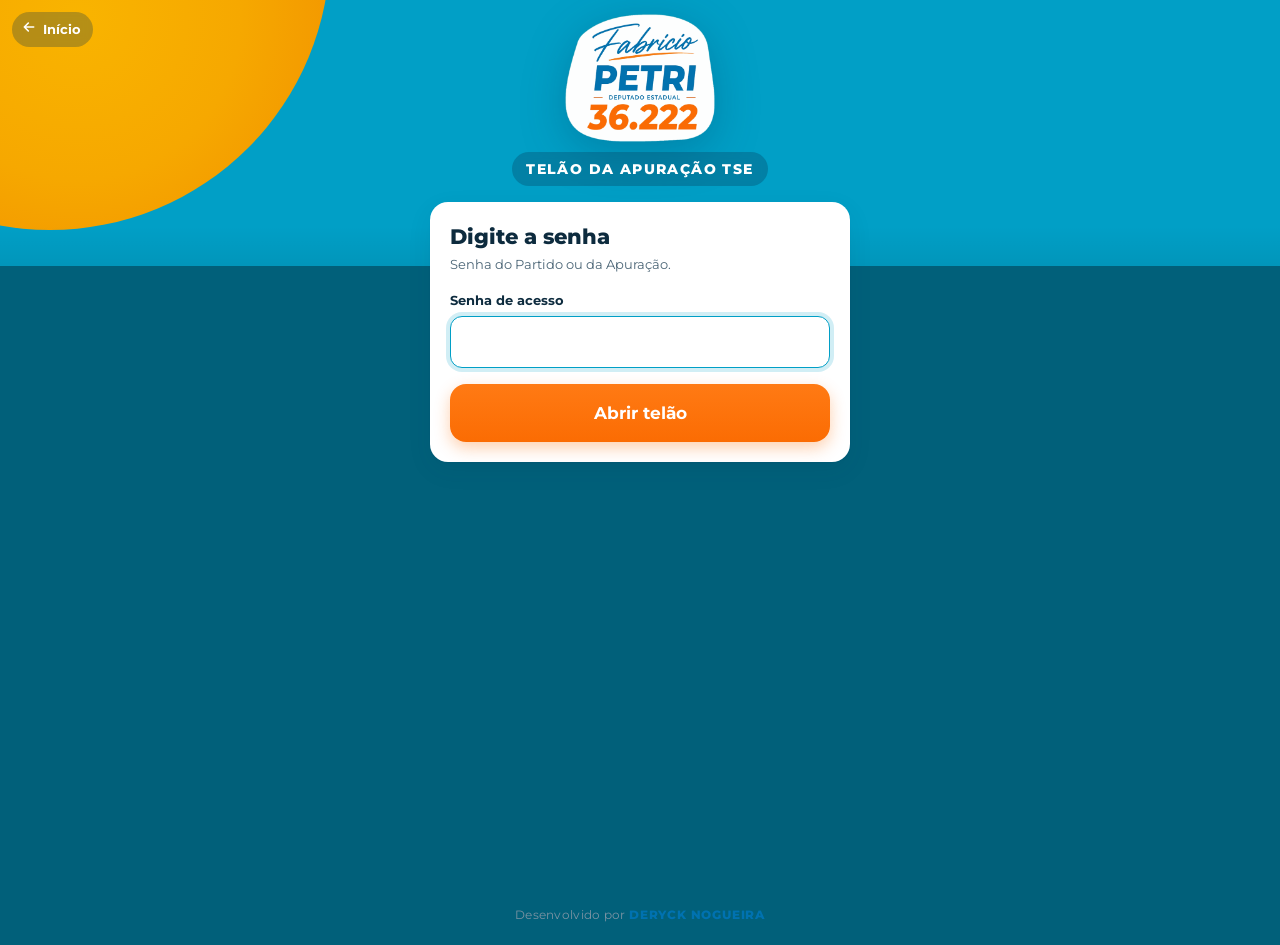
<file: telao-tse.html>
<!doctype html>
<html lang="pt-BR">
<head>
  <meta charset="utf-8">
  <meta name="viewport" content="width=device-width, initial-scale=1, viewport-fit=cover">
  <meta name="theme-color" content="#019fc6">
  <meta name="robots" content="noindex">
  <title>Telão TSE — Fabricio Petri 36.222</title>
  <link rel="icon" href="assets/img/favicon.png">
  <link rel="preconnect" href="https://fonts.googleapis.com">
  <link rel="preconnect" href="https://fonts.gstatic.com" crossorigin>
  <link href="https://fonts.googleapis.com/css2?family=Montserrat:wght@500;600;700;800;900&display=swap" rel="stylesheet">
  <link rel="stylesheet" href="assets/css/app.css">
  <link rel="stylesheet" href="assets/css/telao.css">
</head>
<body class="pg-telao">
  <!-- Login -->
  <div id="tela-login" class="login-pg" hidden>
    <header class="hero">
      <a class="voltar" href="./" aria-label="Voltar ao início"><span data-voltar></span>Início</a>
      <img class="logo" src="assets/img/logo-480.png" alt="Fabricio Petri — Deputado Estadual 36.222" width="480" height="410">
      <p class="sub">Telão da Apuração TSE</p>
    </header>
    <form class="card login-card" id="form-login">
      <h1>Digite a senha</h1>
      <p class="muted small" style="margin:0 0 18px">Senha do Partido ou da Apuração.</p>
      <div class="campo"><label for="l-senha">Senha de acesso</label>
        <input class="input" id="l-senha" type="password" autocomplete="current-password" required></div>
      <div id="l-demo" class="aviso aviso-info small" hidden></div>
      <button class="btn btn-primario btn-xl" type="submit" id="l-entrar">Abrir telão</button>
    </form>
  </div>

  <!-- Telão TSE -->
  <main id="telao" class="telao telao-tse" hidden>
    <header class="t-topo">
      <img class="t-logo" src="assets/img/logo-480.png" alt="Fabricio Petri 36.222" width="480" height="410">
      <div class="t-titulo">
        <div class="t-aovivo"><span class="t-ponto"></span>RESULTADO OFICIAL · TSE</div>
        <div class="t-mun">ESPÍRITO SANTO</div>
      </div>
      <div class="t-hora"><b id="t-hora">--:--</b><span id="t-atualizado">atualizando…</span><div data-tse-contador="tc-telao" hidden></div></div>
    </header>

    <div class="t-vista" id="v-fab">
    <section class="t-principal">
      <div class="t-votos">
        <div class="t-rot" id="t-rot-votos">VOTOS NO ESTADO</div>
        <div class="t-numero num" id="t-votos">0</div>
        <div class="t-sub" id="t-sub"></div>
      </div>
      <div class="t-urnas">
        <div class="t-rot" id="t-rot-proj">PROJEÇÃO</div>
        <div class="t-status" id="t-status">—</div>
        <div class="t-medidor"><i id="t-med"></i><span class="t-marca" title="Cláusula: 10% do quociente"></span></div>
        <div class="t-sub" id="t-proj-txt"></div>
      </div>
    </section>

    <section class="t-locais">
      <div class="t-rot" id="t-rot-ranking">CANDIDATOS DO PARTIDO</div>
      <ol id="t-ranking"></ol>
    </section>
    </div>

    <section class="t-vista t-eleitos" id="v-eleitos" hidden>
      <div class="t-eleitos-cab"><div class="t-rot" id="t-el-rot">ELEITOS PROJETADOS</div><div class="t-el-resumo" id="t-el-resumo"></div></div>
      <div class="t-el-grade" id="t-el-grade"></div>
    </section>

    <footer class="t-rodape">
      <span id="t-numeros"></span>
      <span class="t-legenda"><i class="v"></i>dentro das vagas <i class="c"></i>passa da cláusula <i class="x"></i>abaixo da cláusula</span>
      <span class="t-credito">Desenvolvido por <b>DERYCK NOGUEIRA</b></span>
    </footer>

    <div class="t-bloqueio" id="t-bloqueio" hidden><b>Resultado oficial do TSE ainda não liberado</b><span>A equipe de apuração libera esta tela quando decidir. Ela aparece aqui sozinha.</span></div>

    <div class="t-controles" id="t-controles">
      <button type="button" id="t-voltar" class="t-voltar">← Voltar</button>
      <button type="button" id="t-vista">Ver eleitos</button>
      <button type="button" id="t-alternar">Alternar: não</button>
      <button type="button" id="t-cheia">Tela cheia</button>
      <a href="./" id="t-sair">Início</a>
    </div>
  </main>

  <script src="assets/js/config.js"></script>
  <script src="assets/js/core.js"></script>
  <script src="assets/js/candidatos-tse-es2026.js"></script>
  <script src="assets/js/tse-demo.js"></script>
  <script src="assets/js/common.js"></script>
  <script src="assets/js/tse-logica.js"></script>
  <script src="assets/js/tse-aviso.js"></script>
  <script src="assets/js/telao-tse.js"></script>
</body>
</html>
</file>
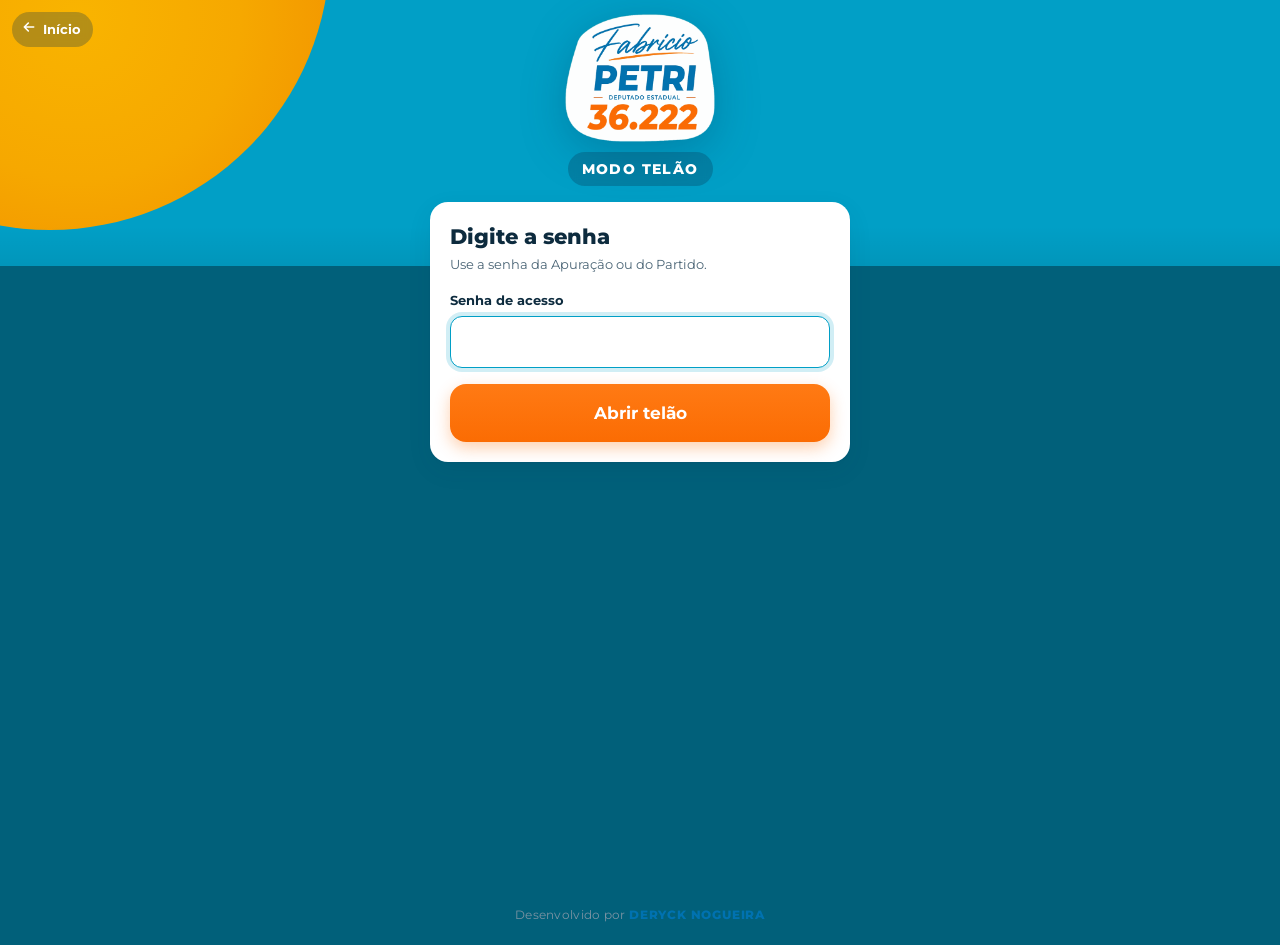
<file: telao.html>
<!doctype html>
<html lang="pt-BR">
<head>
  <meta charset="utf-8">
  <meta name="viewport" content="width=device-width, initial-scale=1, viewport-fit=cover">
  <meta name="theme-color" content="#019fc6">
  <meta name="robots" content="noindex">
  <title>Telão — Fabricio Petri 36.222</title>
  <link rel="icon" href="assets/img/favicon.png">
  <link rel="preconnect" href="https://fonts.googleapis.com">
  <link rel="preconnect" href="https://fonts.gstatic.com" crossorigin>
  <link href="https://fonts.googleapis.com/css2?family=Montserrat:wght@500;600;700;800;900&display=swap" rel="stylesheet">
  <link rel="stylesheet" href="assets/css/app.css">
  <link rel="stylesheet" href="assets/css/telao.css">
</head>
<body class="pg-telao">
  <!-- Login -->
  <div id="tela-login" class="login-pg" hidden>
    <header class="hero">
      <a class="voltar" href="./" aria-label="Voltar ao início"><span data-voltar></span>Início</a>
      <img class="logo" src="assets/img/logo-480.png" alt="Fabricio Petri — Deputado Estadual 36.222" width="480" height="410">
      <p class="sub">Modo telão</p>
    </header>
    <form class="card login-card" id="form-login">
      <h1>Digite a senha</h1>
      <p class="muted small" style="margin:0 0 18px">Use a senha da Apuração ou do Partido.</p>
      <div class="campo"><label for="l-senha">Senha de acesso</label>
        <input class="input" id="l-senha" type="password" autocomplete="current-password" required></div>
      <div id="l-demo" class="aviso aviso-info small" hidden></div>
      <button class="btn btn-primario btn-xl" type="submit" id="l-entrar">Abrir telão</button>
    </form>
  </div>

  <!-- Telão -->
  <main id="telao" class="telao" hidden>
    <header class="t-topo">
      <img class="t-logo" src="assets/img/logo-480.png" alt="Fabricio Petri 36.222" width="480" height="410">
      <div class="t-titulo">
        <div class="t-aovivo"><span class="t-ponto"></span>APURAÇÃO AO VIVO</div>
        <div class="t-mun" id="t-mun">ANCHIETA</div>
      </div>
      <div class="t-hora"><b id="t-hora">--:--</b><span id="t-atualizado">atualizando…</span></div>
    </header>

    <section class="t-principal">
      <div class="t-votos">
        <div class="t-rot">VOTOS CONFIRMADOS</div>
        <div class="t-numero num" id="t-votos">0</div>
        <div class="t-sub" id="t-sub"></div>
      </div>
      <div class="t-urnas">
        <div class="t-rot">URNAS APURADAS</div>
        <div class="t-pct num" id="t-pct">0%</div>
        <div class="t-barra"><i class="v" id="t-bar-v"></i><i class="p" id="t-bar-p"></i></div>
        <div class="t-sub" id="t-urnas-txt"></div>
      </div>
    </section>

    <section class="t-locais">
      <div class="t-rot">MAIORES VOTAÇÕES POR LOCAL</div>
      <ol id="t-ranking"></ol>
    </section>

    <footer class="t-rodape">
      <span id="t-outros"></span>
      <span class="t-legenda"><i class="v"></i>confirmados <i class="p"></i>em conferência</span>
      <span class="t-credito">Desenvolvido por <b>DERYCK NOGUEIRA</b></span>
    </footer>

    <div class="t-controles" id="t-controles">
      <button type="button" id="t-voltar" class="t-voltar">← Voltar</button>
      <select id="t-sel-mun" aria-label="Município"></select>
      <button type="button" id="t-cheia">Tela cheia</button>
      <a href="./" id="t-sair">Início</a>
    </div>
  </main>

  <script src="assets/js/config.js"></script>
  <script src="assets/js/core.js"></script>
  <script src="assets/js/common.js"></script>
  <script src="assets/js/estado-tse.js"></script>
  <script src="assets/js/painel.js"></script>
  <script src="assets/js/telao.js"></script>
</body>
</html>
</file>
<file: assets/css/app.css>
/* =====================================================================
 * Apuração Fabricio Petri 36.222 — estilos
 * Cores da campanha: #019fc6 (azul) #f6a800 (amarelo) #fb6c03 (laranja) #ffffff
 * ===================================================================== */
:root {
  --azul: #019fc6;
  --azul-esc: #0072b0;      /* azul do logotipo */
  --azul-noite: #0a3550;
  --amarelo: #f6a800;
  --laranja: #fb6c03;
  --laranja-esc: #e86100;
  --branco: #ffffff;

  --fundo: #eef6f9;
  --card: #ffffff;
  --linha: #d9e7ee;
  --linha-forte: #b9d0dc;
  --texto: #0d2b3e;
  --texto-2: #4b6576;
  --texto-3: #7b93a3;
  --trilho: #e3edf2;

  --ok: #0f8a5f;
  --ok-bg: #e2f5ec;
  --alerta: #b35c00;
  --alerta-bg: #fff3df;
  --perigo: #c62e2e;
  --perigo-bg: #fde8e8;
  --neutro-bg: #edf1f4;

  --validado: #0072b0;
  --pendente: #e86100;

  --raio: 18px;
  --raio-sm: 12px;
  --sombra: 0 1px 2px rgba(10, 53, 80, .06), 0 8px 24px rgba(10, 53, 80, .08);
  --sombra-forte: 0 18px 50px rgba(10, 53, 80, .22);
  --fonte: 'Montserrat', system-ui, -apple-system, 'Segoe UI', Roboto, sans-serif;
}

* { box-sizing: border-box; }
html { -webkit-text-size-adjust: 100%; }
body {
  margin: 0; font-family: var(--fonte); color: var(--texto); background: var(--fundo);
  font-size: 15px; line-height: 1.45; -webkit-font-smoothing: antialiased;
}
img { max-width: 100%; display: block; }
button, input, select, textarea { font: inherit; color: inherit; }
a { color: var(--azul-esc); }
[hidden] { display: none !important; }
.sr-only { position: absolute; width: 1px; height: 1px; overflow: hidden; clip: rect(0 0 0 0); white-space: nowrap; }
.num { font-variant-numeric: tabular-nums; }

/* ---------- Faixa do modo demonstração ---------- */
.demo-banner {
  background: repeating-linear-gradient(135deg, #0a3550 0 14px, #0d4263 14px 28px);
  color: #fff; text-align: center; font-size: 12.5px; font-weight: 600; padding: 7px 12px; letter-spacing: .2px;
}
.demo-banner b { color: var(--amarelo); }

/* ---------- Cabeçalho com o "sol" da campanha ---------- */
.hero {
  position: relative; overflow: hidden; background: var(--azul); color: #fff;
  padding: 14px 16px 54px; text-align: center; isolation: isolate;
}
.hero::before {
  content: ''; position: absolute; z-index: -1; width: 560px; height: 560px; border-radius: 50%;
  left: -230px; top: -330px;
  background: radial-gradient(circle at 55% 62%, #f9b400 0%, #f6a800 35%, #f08a00 75%, #ec7f00 100%);
}
.hero::after {
  content: ''; position: absolute; z-index: -1; inset: auto 0 0 0; height: 40px;
  background: linear-gradient(to bottom, transparent, rgba(0, 0, 0, .06));
}
.hero .logo { width: min(150px, 40vw); height: auto; margin: 0 auto; filter: drop-shadow(0 10px 22px rgba(0, 40, 70, .25)); }
.hero .sub {
  margin: 10px 0 0; font-weight: 800; font-size: 14px; letter-spacing: 1.4px; text-transform: uppercase;
  display: inline-flex; align-items: center; gap: 8px; background: rgba(10, 53, 80, .28);
  padding: 7px 14px; border-radius: 99px; backdrop-filter: blur(4px);
}

.wrap { max-width: 640px; margin: -40px auto 0; padding: 0 14px 40px; position: relative; }
.wrap-l { max-width: 1240px; margin: 0 auto; padding: 18px 16px 48px; }

/* ---------- Cartões ---------- */
.card {
  background: var(--card); border-radius: var(--raio); box-shadow: var(--sombra);
  padding: 20px; margin-bottom: 16px;
}
.card h2, .card h3 { margin: 0 0 4px; }
.card-titulo { display: flex; align-items: center; justify-content: space-between; gap: 12px; margin-bottom: 14px; }
.card-titulo h2 { font-size: 17px; font-weight: 800; }
.card-titulo h3 { font-size: 15px; font-weight: 800; }
.muted { color: var(--texto-2); }
.small { font-size: 13px; }
.tiny { font-size: 12px; }

/* ---------- Formulários ---------- */
.campo { margin-bottom: 16px; }
.campo:last-child { margin-bottom: 0; }
.campo > label, .rotulo {
  display: block; font-weight: 700; font-size: 13px; margin-bottom: 6px; color: var(--texto);
}
.campo .ajuda { font-size: 12.5px; color: var(--texto-2); margin-top: 5px; }
.input, select.input, textarea.input {
  width: 100%; min-height: 52px; padding: 12px 14px; font-size: 16px; border-radius: var(--raio-sm);
  border: 1.5px solid var(--linha-forte); background: #fff; outline: none; transition: border-color .15s, box-shadow .15s;
  appearance: none; -webkit-appearance: none;
}
select.input {
  background-image: url("data:image/svg+xml,%3Csvg xmlns='http://www.w3.org/2000/svg' width='14' height='14' viewBox='0 0 24 24' fill='none' stroke='%230072b0' stroke-width='3' stroke-linecap='round' stroke-linejoin='round'%3E%3Cpath d='M6 9l6 6 6-6'/%3E%3C/svg%3E");
  background-repeat: no-repeat; background-position: right 14px center; padding-right: 40px;
}
textarea.input { min-height: 110px; resize: vertical; }
.input:focus { border-color: var(--azul); box-shadow: 0 0 0 4px rgba(1, 159, 198, .18); }
.input:disabled { background: #f3f7f9; color: var(--texto-3); }
.input.erro { border-color: var(--perigo); box-shadow: 0 0 0 4px rgba(198, 46, 46, .12); }
.grid-2 { display: grid; grid-template-columns: 1fr 1fr; gap: 12px; }
.grid-3 { display: grid; grid-template-columns: repeat(3, 1fr); gap: 12px; }
@media (max-width: 560px) { .grid-2, .grid-3 { grid-template-columns: 1fr; } }

.votos-box {
  display: flex; align-items: center; gap: 14px; border: 2px solid var(--linha-forte); border-radius: 16px;
  padding: 10px 12px 10px 16px; background: linear-gradient(180deg, #fff, #f7fbfd);
}
.votos-box:focus-within { border-color: var(--laranja); box-shadow: 0 0 0 4px rgba(251, 108, 3, .15); }
.votos-box .cand { flex: 1; min-width: 0; }
.votos-box .cand b { display: block; font-size: 15px; color: var(--azul-esc); font-weight: 800; }
.votos-box .cand span { font-size: 12px; color: var(--texto-2); font-weight: 600; }
.votos-input {
  width: 190px; min-width: 0; font-size: 38px; font-weight: 800; text-align: center; border: 0; outline: none;
  color: var(--laranja); background: transparent; letter-spacing: 1px; padding: 4px 0; font-variant-numeric: tabular-nums;
}
.votos-input::placeholder { color: #c9d7df; }

/* Foto do BU */
.foto-area { border: 2px dashed var(--linha-forte); border-radius: 16px; padding: 16px; text-align: center; background: #f8fbfd; }
.foto-area.tem-foto { border-style: solid; border-color: var(--azul); padding: 10px; }
.foto-area.erro { border-color: var(--perigo); background: var(--perigo-bg); }
.foto-area .icone { width: 44px; height: 44px; margin: 4px auto 8px; color: var(--azul); }
.foto-area p { margin: 0 0 12px; font-size: 13.5px; color: var(--texto-2); }
.foto-botoes { display: flex; gap: 10px; justify-content: center; flex-wrap: wrap; }
.foto-prev { position: relative; }
.foto-prev img { width: 100%; max-height: 360px; object-fit: contain; border-radius: 10px; background: #fff; }
.foto-prev .trocar { position: absolute; right: 8px; bottom: 8px; }
.foto-input { position: absolute; width: 1px; height: 1px; opacity: 0; pointer-events: none; }

/* Identificação do fiscal lembrada */
.ident-resumo {
  display: flex; align-items: center; gap: 12px; background: #f0f8fb; border: 1px solid var(--linha);
  border-radius: 14px; padding: 10px 12px;
}
.avatar {
  width: 42px; height: 42px; border-radius: 50%; flex: none; display: grid; place-items: center;
  background: var(--azul); color: #fff; font-weight: 800; font-size: 16px;
}
.ident-resumo .info { flex: 1; min-width: 0; }
.ident-resumo .info b { display: block; white-space: nowrap; overflow: hidden; text-overflow: ellipsis; }
.ident-resumo .info span { font-size: 13px; color: var(--texto-2); }

/* ---------- Botões ---------- */
.btn {
  display: inline-flex; align-items: center; justify-content: center; gap: 8px; min-height: 46px;
  padding: 10px 18px; border-radius: 12px; border: 0; cursor: pointer; font-weight: 700; font-size: 15px;
  background: var(--azul-esc); color: #fff; transition: transform .08s, filter .15s, background .15s; text-decoration: none;
  white-space: nowrap; -webkit-tap-highlight-color: transparent;
}
.btn:hover { filter: brightness(1.06); }
.btn:active { transform: scale(.98); }
.btn:disabled { opacity: .55; cursor: not-allowed; transform: none; }
.btn svg { width: 18px; height: 18px; flex: none; }
.btn-primario { background: linear-gradient(180deg, #ff7a14, var(--laranja)); box-shadow: 0 6px 16px rgba(251, 108, 3, .32); }
.btn-azul { background: var(--azul); }
.btn-sec { background: #fff; color: var(--azul-esc); border: 1.5px solid var(--linha-forte); }
.btn-sec:hover { background: #f3f9fc; filter: none; }
.btn-ghost { background: transparent; color: var(--azul-esc); padding: 8px 10px; min-height: 38px; }
.btn-ghost:hover { background: rgba(0, 114, 176, .08); filter: none; }
.btn-ok { background: var(--ok); }
.btn-perigo { background: var(--perigo); }
.btn-perigo-sec { background: #fff; color: var(--perigo); border: 1.5px solid #f1c0c0; }
.btn-sm { min-height: 36px; padding: 6px 12px; font-size: 13.5px; border-radius: 10px; }
.btn-xl { min-height: 58px; font-size: 17px; border-radius: 16px; width: 100%; }
.btn-bloco { width: 100%; }
.btn .spin { width: 18px; height: 18px; border: 2.5px solid rgba(255, 255, 255, .4); border-top-color: #fff; border-radius: 50%; animation: gira .7s linear infinite; }
@keyframes gira { to { transform: rotate(360deg); } }

/* ---------- Avisos ---------- */
.aviso { display: flex; gap: 12px; align-items: flex-start; border-radius: 14px; padding: 12px 14px; margin-bottom: 16px; font-size: 14px; }
.aviso svg { width: 20px; height: 20px; flex: none; margin-top: 1px; }
.aviso b { display: block; }
.aviso .acao { margin-left: auto; align-self: center; }
.aviso-alerta { background: var(--alerta-bg); color: #7a3e00; border: 1px solid #f5d39b; }
.aviso-perigo { background: var(--perigo-bg); color: #8a1f1f; border: 1px solid #f3c3c3; }
.aviso-ok { background: var(--ok-bg); color: #0b5c40; border: 1px solid #b9e6d1; }
.aviso-info { background: #e5f5fb; color: #0a4a6b; border: 1px solid #bfe3f1; }

/* ---------- Selos de status ---------- */
.selo {
  display: inline-flex; align-items: center; gap: 6px; font-size: 12px; font-weight: 700; padding: 4px 10px;
  border-radius: 99px; white-space: nowrap; line-height: 1.3;
}
.selo::before { content: ''; width: 7px; height: 7px; border-radius: 50%; background: currentColor; }
.selo-VALIDADO { background: #e2f0f8; color: var(--validado); }
.selo-PENDENTE { background: #fff0e4; color: #b34700; }
.selo-REJEITADO { background: var(--perigo-bg); color: var(--perigo); }
.selo-DESCARTADO { background: var(--neutro-bg); color: #66798a; }
.selo-AGUARDANDO { background: #fff6d6; color: #8a6300; }
.selo-ENVIADO { background: var(--ok-bg); color: var(--ok); }
.selo-ERRO { background: var(--perigo-bg); color: var(--perigo); }

/* ---------- Lista de envios do fiscal ---------- */
.lista { list-style: none; margin: 0; padding: 0; }
.lista li { display: flex; align-items: center; gap: 12px; padding: 12px 0; border-top: 1px solid var(--linha); }
.lista li:first-child { border-top: 0; padding-top: 0; }
.lista .sec-num {
  width: 48px; height: 48px; border-radius: 12px; background: #eef7fb; color: var(--azul-esc); flex: none;
  display: grid; place-items: center; text-align: center; font-weight: 800; line-height: 1; font-size: 17px;
}
.lista .sec-num small { display: block; font-size: 9px; font-weight: 700; letter-spacing: .6px; color: var(--texto-3); margin-bottom: 2px; }
.lista .meio { flex: 1; min-width: 0; }
.lista .meio b { display: block; font-size: 14px; white-space: nowrap; overflow: hidden; text-overflow: ellipsis; }
.lista .meio span { font-size: 12.5px; color: var(--texto-2); }
.lista .dir { text-align: right; }
.lista .dir .v { font-weight: 800; font-size: 18px; color: var(--laranja); }

.vazio { text-align: center; color: var(--texto-3); padding: 18px 6px; font-size: 14px; }

/* ---------- Diálogos ---------- */
.modal-fundo {
  position: fixed; inset: 0; background: rgba(6, 30, 46, .55); z-index: 100; display: flex;
  align-items: flex-end; justify-content: center; padding: 0; animation: aparece .15s ease-out; backdrop-filter: blur(2px);
}
.modal {
  background: #fff; width: 100%; max-width: 560px; max-height: 92vh; overflow: auto; border-radius: 22px 22px 0 0;
  padding: 22px 20px calc(20px + env(safe-area-inset-bottom)); box-shadow: var(--sombra-forte); animation: sobe .2s ease-out;
}
.modal.largo { max-width: 980px; }
.modal h2 { margin: 0 0 4px; font-size: 19px; font-weight: 800; }
.modal .topo { display: flex; align-items: flex-start; justify-content: space-between; gap: 12px; margin-bottom: 14px; }
.modal .fechar { background: var(--neutro-bg); border: 0; width: 36px; height: 36px; border-radius: 50%; cursor: pointer; flex: none; display: grid; place-items: center; }
.modal .fechar svg { width: 18px; height: 18px; }
.modal .acoes { display: flex; gap: 10px; margin-top: 18px; flex-wrap: wrap; }
.modal .acoes .btn { flex: 1; }
@media (min-width: 640px) {
  .modal-fundo { align-items: center; padding: 20px; }
  .modal { border-radius: 22px; padding: 26px; }
}
@keyframes aparece { from { opacity: 0; } }
@keyframes sobe { from { transform: translateY(30px); opacity: .6; } }

.resumo-envio { border-radius: 16px; background: #f4fafc; border: 1px solid var(--linha); overflow: hidden; }
.resumo-envio .linha { display: flex; justify-content: space-between; gap: 12px; padding: 11px 14px; border-top: 1px solid var(--linha); font-size: 14px; }
.resumo-envio .linha:first-child { border-top: 0; }
.resumo-envio .linha span { color: var(--texto-2); }
.resumo-envio .linha b { text-align: right; }
.resumo-envio .destaque { background: #fff7ef; }
.resumo-envio .destaque b { font-size: 30px; color: var(--laranja); line-height: 1; }
.resumo-envio img { width: 100%; max-height: 220px; object-fit: contain; background: #fff; }

.sucesso-icone { width: 76px; height: 76px; border-radius: 50%; margin: 6px auto 14px; display: grid; place-items: center; background: var(--ok-bg); color: var(--ok); }
.sucesso-icone.espera { background: #fff6d6; color: #a07300; }
.sucesso-icone svg { width: 40px; height: 40px; }
.centro { text-align: center; }

/* ---------- Toast ---------- */
.toasts { position: fixed; left: 50%; bottom: 18px; transform: translateX(-50%); z-index: 200; display: flex; flex-direction: column; gap: 8px; width: min(92vw, 420px); pointer-events: none; }
.toast { background: var(--azul-noite); color: #fff; padding: 12px 16px; border-radius: 12px; box-shadow: var(--sombra-forte); font-size: 14px; font-weight: 600; animation: sobe .2s ease-out; pointer-events: auto; }
.toast.erro { background: var(--perigo); }
.toast.ok { background: var(--ok); }

/* ---------- Login ---------- */
.login-pg { min-height: 100vh; display: flex; flex-direction: column; }
.login-pg .hero { padding-bottom: 80px; }
.login-card { max-width: 420px; margin: -64px auto 30px; width: calc(100% - 28px); position: relative; z-index: 1; }
.login-card h1 { font-size: 21px; margin: 0 0 2px; font-weight: 800; }
.senha-box { position: relative; }
.senha-box .ver { position: absolute; right: 6px; top: 50%; transform: translateY(-50%); }

/* ---------- Painel (apuração / partido) ---------- */
.topbar {
  position: sticky; top: 0; z-index: 50; background: var(--azul); color: #fff; overflow: hidden; isolation: isolate;
  box-shadow: 0 2px 12px rgba(0, 60, 90, .2);
}
.topbar::before {
  content: ''; position: absolute; z-index: -1; width: 260px; height: 260px; border-radius: 50%; left: -110px; top: -170px;
  background: radial-gradient(circle at 60% 65%, #f9b400, #f08a00 80%);
}
.topbar-in { max-width: 1240px; margin: 0 auto; display: flex; align-items: center; gap: 12px; padding: 10px 16px; }
.topbar .logo { height: 46px; width: auto; filter: drop-shadow(0 3px 8px rgba(0, 40, 70, .25)); }
.topbar .titulo { flex: 1; min-width: 0; }
.topbar .titulo b { display: block; font-size: 16px; font-weight: 800; line-height: 1.2; }
.topbar .titulo span { font-size: 12px; opacity: .92; font-weight: 600; }
.topbar .btn-topo { background: rgba(255, 255, 255, .16); color: #fff; border: 1px solid rgba(255, 255, 255, .3); }
.topbar .btn-topo:hover { background: rgba(255, 255, 255, .26); filter: none; }
.atualizado { display: inline-flex; align-items: center; gap: 6px; font-size: 12px; font-weight: 600; white-space: nowrap; }
.atualizado .pulso { width: 8px; height: 8px; border-radius: 50%; background: #7ef0b8; box-shadow: 0 0 0 0 rgba(126, 240, 184, .7); animation: pulso 2s infinite; }
.atualizado.off .pulso { background: #ffb4a8; animation: none; }
@keyframes pulso { 70% { box-shadow: 0 0 0 8px rgba(126, 240, 184, 0); } 100% { box-shadow: 0 0 0 0 rgba(126, 240, 184, 0); } }

.abas { background: #fff; border-bottom: 1px solid var(--linha); position: sticky; top: 66px; z-index: 40; }
.abas-in { max-width: 1240px; margin: 0 auto; display: flex; gap: 4px; padding: 0 10px; overflow-x: auto; scrollbar-width: none; }
.abas-in::-webkit-scrollbar { display: none; }
.aba {
  background: none; border: 0; padding: 14px 12px 12px; font-weight: 700; font-size: 14px; color: var(--texto-2);
  border-bottom: 3px solid transparent; cursor: pointer; white-space: nowrap; display: inline-flex; align-items: center; gap: 7px;
}
.aba:hover { color: var(--azul-esc); }
.aba.ativa { color: var(--azul-esc); border-bottom-color: var(--laranja); }
.aba .cont { background: var(--laranja); color: #fff; font-size: 11.5px; min-width: 22px; height: 22px; padding: 0 6px; border-radius: 99px; display: inline-grid; place-items: center; }
.aba .cont.zero { background: var(--neutro-bg); color: var(--texto-3); }

.barra-filtro { display: flex; gap: 10px; align-items: center; flex-wrap: wrap; margin-bottom: 16px; }
.barra-filtro .input { min-height: 44px; width: auto; font-size: 14.5px; padding-top: 8px; padding-bottom: 8px; }
.barra-filtro .esp { flex: 1; }

.kpis { display: grid; grid-template-columns: repeat(4, 1fr); gap: 14px; margin-bottom: 16px; }
@media (max-width: 1000px) { .kpis { grid-template-columns: repeat(2, 1fr); } }
@media (max-width: 420px) { .kpis { gap: 10px; } }
.kpi { background: #fff; border-radius: var(--raio); box-shadow: var(--sombra); padding: 16px 18px; min-width: 0; position: relative; }
.kpi .rot { font-size: 12px; font-weight: 700; color: var(--texto-2); text-transform: uppercase; letter-spacing: .6px; }
.kpi .val { font-size: 30px; font-weight: 800; line-height: 1.15; margin-top: 6px; font-variant-numeric: tabular-nums; color: var(--texto); }
.kpi .det { font-size: 12.5px; color: var(--texto-2); margin-top: 4px; font-weight: 600; }
.kpi.destaque { background: linear-gradient(135deg, var(--azul-esc), #0089c4); color: #fff; }
.kpi.destaque .rot, .kpi.destaque .det { color: rgba(255, 255, 255, .88); }
.kpi.destaque .val { color: #fff; font-size: 38px; }
.kpi.clicavel { cursor: pointer; }
.kpi.clicavel:hover { box-shadow: 0 0 0 2px var(--laranja), var(--sombra); }
@media (max-width: 420px) { .kpi { padding: 14px; } .kpi .val { font-size: 24px; } .kpi.destaque .val { font-size: 30px; } }

/* barra de progresso das urnas */
.progresso { height: 14px; background: var(--trilho); border-radius: 99px; display: flex; overflow: hidden; gap: 2px; }
.progresso > i { display: block; height: 100%; }
.progresso .p-val { background: var(--validado); }
.progresso .p-pen { background: repeating-linear-gradient(135deg, var(--pendente) 0 5px, #ff9a4d 5px 9px); }
.legenda { display: flex; gap: 16px; flex-wrap: wrap; font-size: 12.5px; color: var(--texto-2); font-weight: 600; margin-top: 10px; }
.legenda span { display: inline-flex; align-items: center; gap: 6px; }
.legenda i { width: 12px; height: 12px; border-radius: 3px; display: inline-block; }
.legenda .l-val { background: var(--validado); }
.legenda .l-pen { background: repeating-linear-gradient(135deg, var(--pendente) 0 3px, #ff9a4d 3px 5px); }
.legenda .l-sem { background: var(--trilho); border: 1px solid var(--linha-forte); }

.grade-painel { display: grid; grid-template-columns: 1.6fr 1fr; gap: 16px; }
.grade-painel > .card { margin-bottom: 0; }
.grade-senhas { grid-template-columns: 1fr 1fr; max-width: 900px; }
@media (max-width: 1000px) { .grade-painel { grid-template-columns: 1fr; } }
.grade-painel + .grade-painel, .grade-painel + .card, .card + .grade-painel { margin-top: 16px; }
.grafico { position: relative; width: 100%; min-width: 0; }
.grade-painel > * { min-width: 0; }
#sec-painel, .wrap-l > section { min-width: 0; }

/* Mapa das urnas */
.mapa { display: grid; grid-template-columns: repeat(auto-fill, minmax(250px, 1fr)); gap: 12px; }
.mapa-local { border: 1px solid var(--linha); border-radius: 14px; padding: 12px; background: #fbfdfe; }
.mapa-local .cab { display: flex; justify-content: space-between; gap: 8px; align-items: baseline; margin-bottom: 8px; }
.mapa-local .cab b { font-size: 13px; line-height: 1.25; }
.mapa-local .cab span { font-size: 12px; color: var(--texto-2); font-weight: 700; white-space: nowrap; }
.chips { display: flex; flex-wrap: wrap; gap: 6px; }
.chip {
  min-width: 44px; padding: 5px 6px 4px; border-radius: 9px; text-align: center; font-size: 12px; font-weight: 800; line-height: 1.1;
  background: var(--trilho); color: var(--texto-2); border: 1px solid transparent; cursor: default; font-variant-numeric: tabular-nums;
}
.chip small { display: block; font-size: 10.5px; font-weight: 700; opacity: .9; margin-top: 1px; }
.chip small.pv { font-size: 9.5px; font-weight: 600; opacity: .8; margin-top: 0; }
.chip.VALIDADO { background: var(--validado); color: #fff; }
.chip.PENDENTE { background: repeating-linear-gradient(135deg, var(--pendente) 0 5px, #f47a1d 5px 9px); color: #fff; }
.chip.dup { box-shadow: 0 0 0 2px #fff, 0 0 0 4px var(--perigo); }
.chip.inativa { opacity: .45; text-decoration: line-through; }
.chip.agregada { background: #fff; color: var(--azul-esc); border: 1.5px dashed var(--azul-esc); }
.chip.agregada small { color: var(--azul-esc); opacity: .85; }
.chip.agregada.VALIDADO { background: #e3f1f7; }
.chip.agregada.PENDENTE { background: #fff3e8; border-color: var(--pendente); color: #a84800; }
.chip.agregada.PENDENTE small { color: #a84800; }
.legenda .l-agr { background: #fff; border: 1.5px dashed var(--azul-esc); }
button.chip { cursor: pointer; border: 1px solid var(--linha-forte); background: #fff; color: var(--texto); }
button.chip:hover { border-color: var(--azul); }

/* Tabela */
.tabela-wrap { overflow-x: auto; margin: 0 -4px; }
table.tabela { width: 100%; border-collapse: collapse; font-size: 14px; }
.tabela th { text-align: left; font-size: 11.5px; text-transform: uppercase; letter-spacing: .6px; color: var(--texto-2); font-weight: 700; padding: 10px 8px; border-bottom: 2px solid var(--linha); white-space: nowrap; }
.tabela td { padding: 11px 8px; border-bottom: 1px solid var(--linha); vertical-align: middle; }
.tabela tr:last-child td { border-bottom: 0; }
.tabela .r { text-align: right; font-variant-numeric: tabular-nums; }
.tabela tbody tr:hover { background: #f7fbfd; }
.tabela tfoot td { font-weight: 800; border-top: 2px solid var(--linha); }
.mini-barra { height: 8px; border-radius: 99px; background: var(--trilho); display: flex; overflow: hidden; gap: 1px; min-width: 70px; }
.mini-barra i { display: block; height: 100%; }

/* Cartões de conferência */
.conf-lista { display: grid; grid-template-columns: repeat(auto-fill, minmax(300px, 1fr)); gap: 14px; }
.conf {
  background: #fff; border-radius: 16px; box-shadow: var(--sombra); padding: 16px; display: flex; flex-direction: column; gap: 12px;
  border-left: 5px solid var(--pendente);
}
.conf.dup { border-left-color: var(--perigo); }
.conf .l1 { display: flex; justify-content: space-between; gap: 10px; align-items: flex-start; }
.conf .local { font-weight: 800; font-size: 14.5px; line-height: 1.3; }
.conf .secao { font-size: 13px; color: var(--texto-2); font-weight: 700; }
.conf .votos { font-size: 30px; font-weight: 800; color: var(--laranja); line-height: 1; font-variant-numeric: tabular-nums; text-align: right; }
.conf .votos small { display: block; font-size: 11px; color: var(--texto-3); font-weight: 700; letter-spacing: .5px; }
.conf .fiscal { font-size: 13px; color: var(--texto-2); display: flex; flex-wrap: wrap; gap: 4px 12px; }
.conf .fiscal a { font-weight: 700; text-decoration: none; }
.conf .acoes { display: flex; gap: 8px; margin-top: auto; }
.conf .acoes .btn { flex: 1; }

.dup-grupo { border: 2px solid #f3c3c3; background: #fff8f8; border-radius: 18px; padding: 14px; margin-bottom: 14px; }
.dup-grupo h3 { margin: 0 0 10px; font-size: 15px; color: #8a1f1f; display: flex; gap: 8px; align-items: center; }
.dup-grupo h3 svg { width: 18px; height: 18px; }

/* Visualizador da foto */
.conf-modal { display: grid; grid-template-columns: 1.3fr 1fr; gap: 20px; }
@media (max-width: 760px) { .conf-modal { grid-template-columns: 1fr; } .foto-viewer { max-height: 55vh; min-height: 200px; } }
.conf-modal > * { min-width: 0; }
.modal { overflow-x: hidden; }
.foto-viewer {
  background: #0d2b3e; border-radius: 14px; min-height: 280px; max-height: 70vh; overflow: auto; position: relative;
  display: flex; align-items: flex-start; justify-content: center;
}
.foto-viewer img { width: 100%; height: auto; cursor: zoom-in; transform-origin: top center; }
.foto-viewer.zoom img { width: 220%; max-width: none; cursor: zoom-out; }
.foto-viewer .carregando { color: #cfe2ec; margin: auto; padding: 40px; font-weight: 600; font-size: 14px; text-align: center; }
.foto-ferr { display: flex; gap: 8px; margin-top: 8px; flex-wrap: wrap; }

/* Parâmetros */
.sub-abas { display: inline-flex; background: #fff; border-radius: 12px; padding: 4px; box-shadow: var(--sombra); margin-bottom: 16px; gap: 2px; flex-wrap: wrap; }
.sub-aba { border: 0; background: none; padding: 9px 16px; border-radius: 9px; font-weight: 700; font-size: 14px; color: var(--texto-2); cursor: pointer; }
.sub-aba.ativa { background: var(--azul-esc); color: #fff; }
.local-item { border: 1px solid var(--linha); border-radius: 14px; padding: 14px; margin-bottom: 10px; background: #fff; }
.local-item.inativo { background: #f6f8f9; }
.local-item .cab { display: flex; gap: 10px; align-items: center; margin-bottom: 10px; flex-wrap: wrap; }
.local-item .cab b { flex: 1; min-width: 160px; font-size: 14.5px; }
.chave-linha { display: flex; align-items: center; justify-content: space-between; gap: 14px; padding: 14px 0; border-top: 1px solid var(--linha); }
.chave-linha:first-child { border-top: 0; padding-top: 0; }
.chave-linha b { display: block; font-size: 14.5px; }
.chave-linha span { font-size: 13px; color: var(--texto-2); }

.switch { position: relative; width: 56px; height: 32px; flex: none; }
.switch input { opacity: 0; width: 0; height: 0; position: absolute; }
.switch .trilho { position: absolute; inset: 0; background: #c3d3dc; border-radius: 99px; cursor: pointer; transition: background .2s; }
.switch .trilho::after { content: ''; position: absolute; left: 4px; top: 4px; width: 24px; height: 24px; border-radius: 50%; background: #fff; box-shadow: 0 2px 4px rgba(0, 0, 0, .2); transition: transform .2s; }
.switch input:checked + .trilho { background: var(--ok); }
.switch input:checked + .trilho::after { transform: translateX(24px); }
.switch input:focus-visible + .trilho { box-shadow: 0 0 0 4px rgba(1, 159, 198, .3); }

.status-receb { display: flex; align-items: center; gap: 14px; padding: 16px; border-radius: 16px; margin-bottom: 16px; }
.status-receb.aberto { background: var(--ok-bg); border: 1px solid #b9e6d1; }
.status-receb.fechado { background: var(--perigo-bg); border: 1px solid #f3c3c3; }
.status-receb .txt { flex: 1; }
.status-receb .txt b { display: block; font-size: 15px; }
.status-receb .txt span { font-size: 13px; color: var(--texto-2); }

/* Partido: hero de números */
.placar { display: grid; grid-template-columns: 1.2fr 1fr 1fr; gap: 14px; margin-bottom: 16px; }
@media (max-width: 860px) { .placar { grid-template-columns: 1fr 1fr; } .placar .principal { grid-column: 1 / -1; } }
.placar .principal { background: linear-gradient(135deg, var(--azul-esc), #008fc8); color: #fff; border-radius: var(--raio); padding: 20px 22px; box-shadow: var(--sombra); position: relative; overflow: hidden; }
.placar .principal::after { content: ''; position: absolute; right: -60px; bottom: -90px; width: 220px; height: 220px; border-radius: 50%; background: radial-gradient(circle, rgba(246, 168, 0, .55), rgba(246, 168, 0, 0) 70%); }
.placar .principal .rot { font-size: 12.5px; font-weight: 700; letter-spacing: .7px; text-transform: uppercase; opacity: .92; display: flex; gap: 8px; align-items: center; }
.placar .principal .val { font-size: 52px; font-weight: 800; line-height: 1.05; margin-top: 8px; font-variant-numeric: tabular-nums; }
.placar .principal .det { font-size: 13.5px; margin-top: 6px; font-weight: 600; opacity: .95; }
.placar .principal .rot i { width: 12px; height: 12px; border-radius: 3px; background: #fff; display: inline-block; }
.placar .kpi .rot i { width: 12px; height: 12px; border-radius: 3px; display: inline-block; vertical-align: -1px; margin-right: 4px; }
@media (max-width: 420px) { .placar .principal .val { font-size: 42px; } }

.explica { display: grid; grid-template-columns: 1fr 1fr; gap: 12px; margin-bottom: 16px; }
@media (max-width: 640px) { .explica { grid-template-columns: 1fr; } }
.explica > div { display: flex; gap: 12px; align-items: flex-start; background: #fff; border-radius: 14px; padding: 12px 14px; box-shadow: var(--sombra); font-size: 13.5px; }
.explica i { width: 18px; height: 18px; border-radius: 5px; flex: none; margin-top: 2px; }
.explica b { display: block; font-size: 14px; }

.rodape { text-align: center; color: var(--texto-3); font-size: 12px; padding: 10px 16px 30px; }
.oculto-mobile { }
@media (max-width: 640px) {
  .oculto-mobile { display: none !important; }
  .card { padding: 16px; }
  .wrap-l { padding: 14px 12px 40px; }
  .topbar .logo { height: 38px; }
  .topbar .titulo b { font-size: 14px; }
  .topbar .titulo span { font-size: 11px; }
  .abas { top: 58px; }
}

/* Tabela vira cartões no celular */
@media (max-width: 760px) {
  table.tabela.responsiva thead { display: none; }
  table.tabela.responsiva, .tabela.responsiva tbody, .tabela.responsiva tr, .tabela.responsiva td { display: block; width: 100%; }
  .tabela.responsiva tr { border: 1px solid var(--linha); border-radius: 14px; padding: 10px 12px; margin-bottom: 10px; background: #fff; }
  .tabela.responsiva td { border: 0; padding: 4px 0; display: flex; justify-content: space-between; gap: 12px; text-align: right; }
  .tabela.responsiva td::before { content: attr(data-l); font-size: 11.5px; text-transform: uppercase; letter-spacing: .5px; color: var(--texto-3); font-weight: 700; text-align: left; }
  .tabela.responsiva td.r { text-align: right; }
  .tabela.responsiva tfoot { display: block; }
  .tabela.responsiva tfoot tr { display: block; }
}

@media print {
  .topbar, .abas, .demo-banner, .btn { display: none !important; }
  body { background: #fff; }
}

.girando svg { animation: gira .8s linear infinite; }

/* ---------- Página inicial (link único) ---------- */
.inicio-titulo {
  font-size: 20px; font-weight: 800; color: #fff; text-align: center; margin: 26px 0 0; letter-spacing: 1.6px; text-transform: uppercase;
  text-shadow: 0 2px 8px rgba(0, 40, 70, .35);
}
.wrap.wrap-inicio { margin-top: 28px; }
@media (max-width: 560px) { .inicio-titulo { font-size: 16px; margin-top: 20px; letter-spacing: 1.2px; } .wrap.wrap-inicio { margin-top: 22px; } }
.acessos { display: flex; flex-direction: column; gap: 12px; }
.acesso {
  display: flex; align-items: center; gap: 14px; background: #fff; border-radius: var(--raio); box-shadow: var(--sombra);
  padding: 16px 16px 16px 18px; text-decoration: none; color: var(--texto); transition: transform .1s, box-shadow .15s;
  border: 2px solid transparent; -webkit-tap-highlight-color: transparent;
}
.acesso:hover { box-shadow: 0 0 0 2px var(--azul), var(--sombra); }
.acesso:active { transform: scale(.985); }
.acesso:focus-visible { outline: none; box-shadow: 0 0 0 4px rgba(1, 159, 198, .35), var(--sombra); }
.acesso-icone { width: 52px; height: 52px; border-radius: 14px; flex: none; display: grid; place-items: center; background: #e5f5fb; color: var(--azul-esc); }
.acesso-icone svg { width: 26px; height: 26px; }
.acesso-txt { flex: 1; min-width: 0; }
.acesso-txt b { display: block; font-size: 17px; font-weight: 800; }
.acesso-txt span { display: block; font-size: 13px; color: var(--texto-2); margin-top: 2px; }
.acesso-seta { color: var(--texto-3); flex: none; }
.acesso-seta svg { width: 20px; height: 20px; display: block; }
.acesso-txt .acesso-chave { display: inline-block; margin-top: 6px; }
.acesso .acesso-chave { font-size: 11px; font-weight: 700; color: var(--texto-3); background: var(--neutro-bg); padding: 3px 8px; border-radius: 99px; white-space: nowrap; }
.acesso .acesso-chave.on { background: var(--ok-bg); color: var(--ok); }
.acesso-fiscal { background: linear-gradient(135deg, #ff7a14, var(--laranja)); color: #fff; padding-top: 20px; padding-bottom: 20px; box-shadow: 0 10px 26px rgba(251, 108, 3, .35); }
.acesso-fiscal .acesso-icone { background: rgba(255, 255, 255, .22); color: #fff; }
.acesso-fiscal .acesso-txt b { font-size: 20px; }
.acesso-fiscal .acesso-txt span, .acesso-fiscal .acesso-seta { color: rgba(255, 255, 255, .92); }
.acesso-fiscal:hover { box-shadow: 0 0 0 2px #fff, 0 10px 26px rgba(251, 108, 3, .35); }

/* Voltar ao início */
.voltar {
  position: absolute; left: 12px; top: 12px; z-index: 2; display: inline-flex; align-items: center; gap: 6px;
  color: #fff; text-decoration: none; font-weight: 700; font-size: 13px; padding: 7px 12px 7px 9px; border-radius: 99px;
  background: rgba(10, 53, 80, .28); backdrop-filter: blur(4px);
}
.voltar:hover { background: rgba(10, 53, 80, .42); }
.voltar svg { width: 16px; height: 16px; transform: rotate(180deg); }
.topbar a.logo-link { display: block; flex: none; }
.login-voltar { display: block; text-align: center; margin-top: 14px; font-weight: 700; font-size: 14px; text-decoration: none; }

/* ---------- Cabeçalho da página inicial ---------- */
.hero-inicio { padding: 22px 16px 30px; }
.hero-inicio .hero-in { display: flex; align-items: center; justify-content: center; gap: 26px; max-width: 760px; margin: 0 auto; }
.hero-inicio .logo { width: 140px; margin: 0; flex: none; }
.hero-titulo { text-align: left; }
.hero-titulo h1 { margin: 0; line-height: 1; display: flex; flex-direction: column; gap: 8px; align-items: flex-start; }
.hero-titulo .t1 {
  font-size: 46px; font-weight: 800; color: #fff; letter-spacing: -.5px; text-transform: uppercase;
  text-shadow: 0 3px 14px rgba(0, 50, 80, .35);
}
.hero-titulo .t2 {
  font-size: 22px; font-weight: 800; color: var(--azul-noite); background: var(--amarelo); padding: 6px 14px 5px; border-radius: 10px;
  letter-spacing: 1px; text-transform: uppercase; box-shadow: 0 6px 16px rgba(0, 50, 80, .25);
}
.hero-titulo p { margin: 10px 0 0; color: rgba(255, 255, 255, .92); font-weight: 700; font-size: 13px; letter-spacing: .4px; }
@media (max-width: 560px) {
  .hero-inicio { padding: 16px 14px 24px; }
  .hero-inicio .hero-in { gap: 14px; }
  .hero-inicio .logo { width: 96px; }
  .hero-titulo .t1 { font-size: 30px; }
  .hero-titulo .t2 { font-size: 15px; padding: 5px 10px 4px; border-radius: 8px; }
  .hero-titulo h1 { gap: 6px; }
  .hero-titulo p { font-size: 11.5px; margin-top: 8px; }
}
@media (max-width: 340px) { .hero-inicio .logo { width: 78px; } .hero-titulo .t1 { font-size: 25px; } }

/* ---------- Barra de filtros ---------- */
.filtros { display: flex; flex-wrap: wrap; align-items: flex-end; gap: 12px 14px; padding: 14px 16px; margin-bottom: 16px; }
.filtro { display: flex; flex-direction: column; gap: 5px; flex: 1 1 170px; min-width: 0; }
.filtro.filtro-largo { flex: 2 1 230px; }
.filtro label { font-size: 11.5px; font-weight: 700; text-transform: uppercase; letter-spacing: .6px; color: var(--texto-2); }
.filtro .input { min-height: 44px; font-size: 14.5px; padding-top: 8px; padding-bottom: 8px; }
.filtro select.input { padding-right: 36px; }
.filtro-limpar { align-self: flex-end; min-height: 44px; }
.filtro-legenda { flex-basis: 100%; margin: 2px 0 0; }
.filtro[hidden] { display: none !important; }

/* ---------- Busca do local (fiscal) ---------- */
.combo { position: relative; }
.combo-input { padding-right: 46px; }
.combo-limpar {
  position: absolute; right: 8px; top: 50%; transform: translateY(-50%); width: 34px; height: 34px; border: 0; border-radius: 50%;
  background: var(--neutro-bg); color: var(--texto-2); font-size: 20px; line-height: 1; cursor: pointer;
}
.combo-lista {
  position: absolute; left: 0; right: 0; top: calc(100% + 6px); z-index: 30; list-style: none; margin: 0; padding: 6px;
  background: #fff; border: 1.5px solid var(--linha-forte); border-radius: 14px; box-shadow: var(--sombra-forte);
  max-height: min(320px, 50vh); overflow-y: auto; -webkit-overflow-scrolling: touch;
}
.combo-lista li { display: flex; align-items: center; justify-content: space-between; gap: 10px; padding: 12px; border-radius: 10px; cursor: pointer; font-weight: 600; font-size: 15px; }
.combo-lista li small { color: var(--texto-3); font-weight: 600; font-size: 12px; white-space: nowrap; }
.combo-lista li.ativo, .combo-lista li:hover { background: #e9f6fb; }
.combo-lista li.escolhido span { color: var(--azul-esc); }
.combo-lista li mark { background: #ffe7a3; color: inherit; border-radius: 3px; padding: 0 1px; }
.combo-lista .combo-vazio { color: var(--texto-3); cursor: default; font-weight: 500; }
.combo-lista .combo-vazio:hover { background: none; }
@media (max-width: 640px) {
  .filtros { padding: 12px; gap: 10px; }
  .filtro, .filtro.filtro-largo { flex: 1 1 140px; }
  .filtro .input { font-size: 14px; min-height: 42px; }
  .filtro-legenda { font-size: 11.5px; gap: 10px; }
}

.votos-box .cand { min-width: 110px; }
@media (max-width: 420px) {
  .votos-box { padding-left: 14px; gap: 8px; }
  .votos-input { width: 160px; font-size: 32px; }
}
@media (max-width: 350px) { .votos-input { width: 130px; font-size: 27px; } }
.chip.chip-total { min-width: 64px; background: var(--azul-noite); color: #fff; letter-spacing: .5px; }
.chip.chip-total.PENDENTE { background: repeating-linear-gradient(135deg, var(--pendente) 0 5px, #f47a1d 5px 9px); }

.acoes-painel { display: flex; gap: 8px; flex-wrap: wrap; justify-content: flex-end; margin-bottom: 12px; }
.acoes-painel .btn-sec { background: #fff; }
/* Contador da atualização automática do TSE */
.tse-contador { position: relative; overflow: hidden; display: inline-flex; align-items: center; margin-right: auto; min-height: 34px; padding: 6px 14px; border-radius: 999px;
  background: #fff; border: 1px solid var(--linha); color: var(--texto-2); font-size: 12.5px; font-weight: 600; white-space: nowrap; }
.tse-contador .tc-txt { position: relative; z-index: 1; }
.tse-contador b { color: var(--azul-esc); font-weight: 800; font-variant-numeric: tabular-nums; margin-left: 2px; }
.tse-contador i { position: absolute; left: 0; bottom: 0; height: 3px; background: var(--azul); opacity: .55; transition: width 1s linear; }
.tse-contador.agora { color: var(--azul-esc); } .tse-contador.agora i { width: 100% !important; animation: tc-pisca 1.2s ease-in-out infinite; }
.tse-contador.espera { color: var(--texto-3); }
.tse-contador.erro { color: #b4462b; border-color: #f3c7bb; }
@keyframes tc-pisca { 50% { opacity: .15; } }
@media (max-width: 640px) { .tse-contador { flex: 1 1 100%; justify-content: center; margin-right: 0; } }
@media (max-width: 640px) { .acoes-painel { justify-content: stretch; } .acoes-painel .btn { flex: 1 1 auto; } }

/* Crédito do desenvolvedor (todas as telas) */
.credito { text-align: center; font-size: 12px; color: var(--texto-3); padding: 6px 16px calc(22px + env(safe-area-inset-bottom)); letter-spacing: .3px; }
.credito b { color: var(--azul-esc); font-weight: 800; letter-spacing: .8px; }
.rodape + .credito { padding-top: 0; margin-top: -18px; }
@media print { .credito { display: none; } }

/* Botão do telão em destaque (Partido) */
.acoes-painel.esquerda { justify-content: flex-start; }
.btn-telao-destaque { min-height: 50px; padding: 10px 22px; font-size: 16px; border-radius: 14px; }
.btn-telao-destaque svg { width: 22px; height: 22px; }

/* Chamada da página inicial (abaixo da faixa azul) */
.inicio-chamada {
  margin: 0 0 22px; text-align: center; color: var(--azul-esc); font-weight: 800; text-transform: uppercase;
  font-size: 26px; line-height: 1.12; letter-spacing: .4px;
}
.pg-inicio .hero-inicio { padding-bottom: 26px; }
.pg-inicio .wrap.wrap-inicio { margin-top: 30px; }
@media (max-width: 560px) { .inicio-chamada { font-size: 20px; margin-bottom: 18px; } .pg-inicio .wrap.wrap-inicio { margin-top: 24px; } }

/* Votos acima do número de eleitores aptos */
.chip.acima { box-shadow: 0 0 0 2px #fff, 0 0 0 4px var(--perigo); position: relative; }
.chip.acima::after { content: '!'; position: absolute; top: -7px; right: -7px; width: 16px; height: 16px; border-radius: 50%; background: var(--perigo); color: #fff; font-size: 11px; font-weight: 800; line-height: 16px; text-align: center; }
.conf .votos.acima { color: var(--perigo); }
.aptos-info { font-size: 12.5px; color: var(--texto-2); font-weight: 600; margin-top: 6px; }
.aptos-alerta { margin-top: 8px; }
.chip .aptos { display: block; font-size: 9.5px; font-weight: 600; opacity: .7; }

/* ===== Apuração TSE (mesmos tokens do sistema) ===== */
.btn-topo-txt { width: auto; padding: 0 14px; font-weight: 700; white-space: nowrap; }
.botoes-linha { display: flex; gap: 8px; flex-wrap: wrap; justify-content: flex-end; }
.tabela tr.linha-nosso td { background: #fff3e8; }
.tabela tr.linha-nosso td:first-child { box-shadow: inset 4px 0 0 var(--laranja); }
.selo.selo-grande { font-size: 15px; padding: 8px 14px; margin-top: 6px; }
.status-tse-in { display: flex; align-items: center; justify-content: space-between; gap: 18px; flex-wrap: wrap; }
.status-tse-in > p { max-width: 560px; }
.rot-mini { font-size: 12px; font-weight: 700; color: var(--texto-2); text-transform: uppercase; letter-spacing: .6px; }
.medidor { position: relative; height: 22px; background: var(--trilho); border-radius: 99px; overflow: visible; }
.medidor > i { display: block; height: 100%; border-radius: 99px; transition: width .4s; }
.medidor-marca { position: absolute; top: -5px; bottom: -5px; width: 2px; background: var(--texto); opacity: .6; }
.medidor-legenda { position: relative; height: 18px; margin-top: 6px; font-size: 11.5px; font-weight: 600; color: var(--texto-2); }
.medidor-legenda span { position: absolute; top: 0; white-space: nowrap; }
.medidor-legenda span:nth-child(2) { transform: translateX(-12px); }
@media (max-width: 520px) { .medidor-legenda span:nth-child(2) { display: none; } }
.lista-sobras { margin: 8px 0; padding-left: 22px; font-size: 13.5px; columns: 2; }
@media (max-width: 640px) { .lista-sobras { columns: 1; } }
.lista-sobras li { margin: 3px 0; break-inside: avoid; }
.linha-tempo { list-style: none; margin: 0; padding: 0 0 0 18px; border-left: 2px solid var(--linha); }
.linha-tempo li { position: relative; padding: 0 0 14px 12px; display: flex; flex-direction: column; gap: 2px; font-size: 14px; }
.linha-tempo li::before { content: ''; position: absolute; left: -26px; top: 3px; width: 12px; height: 12px; border-radius: 50%; background: var(--texto-3); border: 2px solid #fff; box-shadow: 0 0 0 1px var(--linha-forte); }
.linha-tempo li span { font-size: 12px; color: var(--texto-2); font-weight: 600; }
.linha-tempo li.lt-eleito::before { background: var(--ok); }
.linha-tempo li.lt-fora-faixa::before { background: var(--laranja); }
.linha-tempo li.lt-abaixo-clausula::before { background: var(--perigo); }
.previa-tse { border: 2px dashed var(--amarelo); }
@media (max-width: 640px) {
  .card-titulo:has(.botoes-linha) { flex-wrap: wrap; }
  .botoes-linha { justify-content: flex-start; width: 100%; }
  .botoes-linha .btn { white-space: normal; }
}
/* Eleitos projetados (Apuração TSE) */
.eleitos-grade { display: grid; grid-template-columns: repeat(auto-fill, minmax(300px, 1fr)); gap: 16px; margin-bottom: 16px; }
.eleitos-grade > .card { margin-bottom: 0; }
.eleitos-partido.nosso { box-shadow: 0 0 0 2px var(--laranja), var(--sombra); }
.lista-eleitos { list-style: none; margin: 0; padding: 0; }
.lista-eleitos li { display: grid; grid-template-columns: 52px 1fr auto; align-items: center; gap: 4px 10px; padding: 8px 0; border-top: 1px solid var(--linha); font-size: 14px; }
.lista-eleitos li:first-child { border-top: 0; }
.lista-eleitos li > .num:first-child { color: var(--texto-2); font-weight: 700; font-size: 12.5px; }
.lista-eleitos li .v { font-weight: 800; }
.lista-eleitos li .selo { grid-column: 2 / -1; justify-self: start; }
.lista-eleitos li.nosso { background: #fff3e8; margin: 0 -10px; padding: 8px 10px; border-radius: 10px; }
.lista-eleitos li.sem b { color: var(--alerta); font-weight: 700; font-size: 13px; }
.kpi .selo { white-space: normal; max-width: 100%; line-height: 1.3; }
/* Quanto falta para eleger */
.quanto-falta { border-left: 5px solid var(--laranja); }
.quanto-falta.ok { border-left-color: var(--ok); }
.qf-destaque { display: flex; align-items: baseline; gap: 10px; flex-wrap: wrap; margin: 2px 0 8px; }
.qf-destaque span { font-weight: 700; color: var(--texto-2); }
.qf-destaque b { font-size: 40px; font-weight: 900; color: var(--laranja); line-height: 1; }
.quanto-falta.ok .qf-destaque b { color: var(--ok); }
.quanto-falta .resumo-envio .linha > span { min-width: 0; }
.quanto-falta .resumo-envio .linha > b { white-space: nowrap; }
/* Resultado oficial do TSE — acesso do Partido (explicações) */
.dica-tse { display: flex; gap: 10px; align-items: flex-start; background: #eef7fb; border: 1px solid #cfe6f0; color: #0d3a52; border-radius: 12px; padding: 10px 14px; font-size: 13.5px; line-height: 1.5; margin: 12px 0 14px; }
.dica-tse svg { width: 18px; height: 18px; flex: none; margin-top: 1px; color: var(--azul-esc); }
.dica-tse.compacta { margin: -4px 0 12px; font-size: 13px; padding: 8px 12px; }
.resumo-simples { margin-top: 14px; padding: 14px 16px; background: #fff7ef; border-radius: 12px; border-left: 4px solid var(--laranja); font-size: 15.5px; line-height: 1.55; }
.aviso-parcial { margin-bottom: 16px; }
.aviso-parcial > div > b:first-child { letter-spacing: .3px; }
.barra-parcial { height: 8px; background: rgba(0, 0, 0, .08); border-radius: 99px; margin: 8px 0 6px; overflow: hidden; max-width: 420px; }
.barra-parcial i { display: block; height: 100%; background: currentColor; border-radius: 99px; opacity: .75; }
.guia-tse { margin: 0; padding-left: 22px; }
.guia-tse li { padding: 12px 0; border-top: 1px solid var(--linha); }
.guia-tse li:first-child { border-top: 0; padding-top: 0; }
.guia-tse li::marker { font-weight: 800; color: var(--laranja); }
.guia-tse h3 { font-size: 15.5px; margin: 0 0 4px; }
.guia-tse p { margin: 0; line-height: 1.6; color: var(--texto); font-size: 14.5px; }
.guia-ex { margin-top: 8px; background: #fff7ef; border-radius: 10px; padding: 8px 12px; font-size: 14px; }
.btn-azul.btn-telao-destaque { background: linear-gradient(180deg, #0a8fd0, var(--azul-esc)); color: #fff; }
/* liberação do Resultado TSE para o candidato */
.chave-tse-partido { margin: 0 0 16px; padding: 12px 14px; border-radius: 12px; background: var(--perigo-bg); }
.chave-tse-partido.on { background: var(--ok-bg); }
.tse-bloqueio { padding: 40px 24px; max-width: 640px; margin: 20px auto; }
.tse-bloqueio .sucesso-icone { background: var(--neutro-bg); color: var(--texto-2); }
.tse-bloqueio p { margin: 8px auto 18px; max-width: 460px; }
/* botão "Resultado oficial do TSE" enquanto não liberado */
.btn.desabilitado { opacity: .45; filter: grayscale(.7); box-shadow: none; cursor: not-allowed; }
.btn.desabilitado:hover { transform: none; }
.btn .btn-sub { display: block; font-size: 11.5px; font-weight: 600; opacity: .9; margin-left: 6px; text-transform: none; }
@media (max-width: 640px) {
  .btn-telao-destaque { white-space: normal; flex-wrap: wrap; text-align: center; }
  .btn-telao-destaque .btn-sub { flex-basis: 100%; margin: 2px 0 0; }
}
/* Avisos discretos de mudança de situação (Resultado TSE) */
.tse-avisos { position: fixed; right: 16px; bottom: 16px; z-index: 90; display: flex; flex-direction: column; gap: 8px; align-items: flex-end; pointer-events: none; max-width: calc(100vw - 32px); }
.tse-aviso { pointer-events: auto; display: flex; align-items: flex-start; gap: 10px; width: 330px; max-width: 100%; background: #fff; color: var(--texto); border-radius: 12px; padding: 10px 10px 10px 12px;
  box-shadow: 0 6px 20px rgba(10, 53, 80, .16); border-left: 4px solid var(--ok); animation: taEntra .35s ease-out; font-size: 13.5px; line-height: 1.35; }
.tse-aviso.ruim { border-left-color: var(--laranja); }
.tse-aviso .ta-seta { font-size: 12px; margin-top: 2px; color: var(--ok); }
.tse-aviso.ruim .ta-seta { color: var(--laranja); }
.tse-aviso > div { flex: 1; min-width: 0; }
.tse-aviso b { display: block; font-weight: 700; }
.tse-aviso span { font-size: 12px; color: var(--texto-2); }
.tse-aviso button { border: 0; background: none; color: var(--texto-3); font-size: 18px; line-height: 1; cursor: pointer; padding: 0 2px; }
.tse-aviso.saindo { opacity: 0; transform: translateX(16px); transition: opacity .3s, transform .3s; }
@keyframes taEntra { from { opacity: 0; transform: translateY(10px); } }
.pg-telao .tse-avisos { right: 2vw; bottom: 9vh; }
.pg-telao .tse-aviso { width: 26vw; min-width: 260px; font-size: clamp(13px, 1.8vh, 24px); padding: 1.2vh 1vw; background: rgba(255, 255, 255, .95); }
.pg-telao .tse-aviso span { font-size: clamp(11px, 1.4vh, 18px); }
.chave-tse-op { padding: 12px 0; }
.auto-status { display: flex; align-items: center; justify-content: space-between; gap: 10px; flex-wrap: wrap; background: var(--neutro-bg); border-radius: 10px; padding: 8px 12px; margin: -4px 0 14px; font-size: 13px; }
.auto-status.erro { background: var(--alerta-bg); }
.tabela tr.linha-dif td { background: #fff1f1; }

/* =====================================================================
 * MAPA DOS VOTOS (mapa.html e telão)
 * ===================================================================== */
.so-mobile { display: none; }
@media (max-width: 640px) { .so-mobile { display: inline; } }
.kpi .val .de { font-size: 18px; color: var(--texto-3); }
.kpi .val.val-txt { font-size: 20px; line-height: 1.25; margin-top: 8px; overflow-wrap: anywhere; }
.mapa-grade { display: grid; grid-template-columns: minmax(0, 1.65fr) minmax(300px, 1fr); gap: 16px; align-items: start; margin-bottom: 16px; }
@media (max-width: 960px) { .mapa-grade { grid-template-columns: 1fr; } }
.mapa-card { padding: 16px; }
.mapa-barra { display: flex; align-items: center; justify-content: space-between; gap: 10px; flex-wrap: wrap; margin-bottom: 8px; }
.segmentado { display: inline-flex; background: var(--trilho); border-radius: 10px; padding: 3px; }
.segmentado button { border: 0; background: none; font: inherit; font-size: 13px; font-weight: 700; color: var(--texto-2); padding: 7px 14px; border-radius: 8px; cursor: pointer; }
.segmentado button.ativo { background: #fff; color: var(--azul-esc); box-shadow: 0 1px 3px rgba(13, 43, 62, .15); }
.mapa-area { position: relative; height: min(72vh, 680px); min-height: 380px; }
@media (max-width: 640px) { .mapa-area { height: 120vw; min-height: 0; max-height: 620px; } }
.mapa-es svg { width: 100%; height: 100%; display: block; }
.mes-mun { stroke: #fff; stroke-width: 1.1px; vector-effect: non-scaling-stroke; cursor: pointer; transition: opacity .25s, filter .15s; outline: none; }
.mes-mun.hover, .mes-mun:focus-visible { filter: brightness(.92); stroke: var(--texto); stroke-width: 1.6px; }
.mes-mun.apagado { opacity: .45; }
.mes-mun-borda { fill: none; stroke: var(--texto); stroke-width: 2.2px; vector-effect: non-scaling-stroke; pointer-events: none; }
.mes-pt { fill: var(--laranja); stroke: #fff; fill-opacity: .9; cursor: pointer; transition: fill .15s; }
.mes-pt:hover, .mes-pt.destaque { fill: #c64d00; stroke: var(--texto); }
.mes-pt.zero { fill: #9aaab4; fill-opacity: .85; }
.mes-dica { position: absolute; z-index: 5; pointer-events: none; background: #fff; border-radius: 10px; box-shadow: 0 6px 24px rgba(13, 43, 62, .22); padding: 10px 12px; font-size: 12.5px; color: var(--texto-2); max-width: 260px; display: flex; flex-direction: column; gap: 2px; }
.mes-dica b { color: var(--texto); font-size: 13.5px; }
.mes-dica .v { color: var(--texto); font-weight: 800; font-size: 15px; font-variant-numeric: tabular-nums; }
.mes-dica em { font-style: normal; color: var(--azul-esc); font-weight: 600; font-size: 11.5px; margin-top: 3px; }
.mapa-legenda { display: flex; flex-wrap: wrap; gap: 6px 14px; font-size: 12px; color: var(--texto-2); font-weight: 600; margin-top: 10px; }
.mapa-legenda span { display: inline-flex; align-items: center; gap: 6px; }
.mapa-legenda i { width: 14px; height: 14px; border-radius: 3px; display: inline-block; }
.mapa-legenda i.zero { background: repeating-linear-gradient(45deg, #e9eef1 0 3px, #c9d3d9 3px 4.5px); }
.mapa-legenda i.pt { border-radius: 50%; background: var(--laranja); box-shadow: 0 0 0 1.5px #fff, 0 0 0 2.5px #e0e7ec; width: 11px; height: 11px; }
.mapa-dica { margin: 8px 0 0; }
.mapa-lado { padding: 18px; max-height: calc(min(72vh, 680px) + 110px); overflow: auto; }
@media (max-width: 960px) { .mapa-lado { max-height: none; } }
.mapa-lado h3 { margin: 0 0 10px; font-size: 16px; }
.mapa-lado h4 { margin: 14px 0 6px; font-size: 13px; text-transform: uppercase; letter-spacing: .6px; color: var(--texto-2); }
.mapa-lado .sem-tit { margin-top: 18px; }
.rank { list-style: none; margin: 0; padding: 0; }
.rank li + li { border-top: 1px solid var(--linha); }
.rank button { width: 100%; display: grid; grid-template-columns: 26px minmax(0, 1fr) auto; gap: 10px; align-items: center; background: none; border: 0; font: inherit; color: inherit; text-align: left; padding: 8px 4px; cursor: pointer; border-radius: 8px; }
.rank button:hover, .rank button.ativo { background: #eef7fb; }
.rank .pos { font-size: 12px; font-weight: 800; color: var(--texto-3); text-align: center; }
.rank .nm { font-weight: 700; font-size: 13.5px; min-width: 0; overflow-wrap: anywhere; }
.rank .nm small { display: block; font-weight: 500; color: var(--texto-3); font-size: 11.5px; }
.rank .vt { font-weight: 800; text-align: right; font-size: 14px; }
.rank .vt small { display: block; font-weight: 600; color: var(--texto-3); font-size: 11px; }
.rank .mini { display: block; height: 4px; background: var(--trilho); border-radius: 4px; margin-top: 5px; overflow: hidden; }
.rank .mini b { display: block; height: 100%; background: var(--azul); border-radius: 4px; }
.rank-locais .mini b { background: var(--laranja); }
.rank button.zero .nm, .rank button.zero .vt { color: var(--texto-3); }
.chips-sem { display: flex; flex-wrap: wrap; gap: 6px; }
.chips-sem button { border: 1px dashed var(--linha-forte); background: #fff; color: var(--texto-2); font: inherit; font-size: 12px; font-weight: 600; border-radius: 999px; padding: 5px 10px; cursor: pointer; }
.chips-sem button:hover { border-color: var(--azul); color: var(--azul-esc); }
.lado-cab { display: flex; align-items: center; justify-content: space-between; gap: 8px; }
.lado-cab h3 { margin: 0; }
.lado-kpis { display: grid; grid-template-columns: repeat(2, 1fr); gap: 8px; margin: 12px 0 4px; }
.lado-kpis div { background: var(--fundo); border-radius: 10px; padding: 10px 12px; }
.lado-kpis b { display: block; font-size: 20px; font-weight: 800; color: var(--texto); }
.lado-kpis span { font-size: 11.5px; color: var(--texto-2); font-weight: 600; }
.tabela th.ordenavel { cursor: pointer; user-select: none; }
.tabela th.ord-desc::after { content: ' ▼'; font-size: 9px; }
.tabela th.ord-asc::after { content: ' ▲'; font-size: 9px; }
.tabela tr.linha-zero td { color: var(--texto-3); }
button.link { background: none; border: 0; padding: 0; font: inherit; font-weight: 700; color: var(--azul-esc); cursor: pointer; text-align: left; }
button.link:hover { text-decoration: underline; }
</file>
<file: assets/css/relatorio.css>
/* ===== Relatório para impressão (A4) ===== */
.pg-relatorio { background: #dfe9ef; }
.rel-barra { position: sticky; top: 0; z-index: 20; background: var(--azul); padding: 12px 16px; box-shadow: 0 2px 12px rgba(0, 60, 90, .2); }
.rel-barra-in { max-width: 210mm; margin: 0 auto; display: flex; flex-wrap: wrap; align-items: flex-end; gap: 10px 12px; }
.rel-barra .filtro label { color: rgba(255, 255, 255, .9); }
.rel-barra .btn { min-height: 44px; }
.rel-dica { max-width: 210mm; margin: 8px auto 0; color: rgba(255, 255, 255, .92); font-size: 12.5px; }

.rel-folha {
  max-width: 210mm; min-height: 297mm; margin: 22px auto 40px; background: #fff; padding: 14mm 14mm 16mm;
  box-shadow: 0 10px 40px rgba(10, 53, 80, .18); color: #10212c; font-size: 11pt; line-height: 1.4;
}
.rel-carregando { text-align: center; color: var(--texto-2); padding: 60px 0; }
.rel-cab { display: flex; align-items: center; gap: 14px; padding-bottom: 12px; border-bottom: 3px solid var(--azul); margin-bottom: 14px; }
.rel-logo { width: 74px; height: auto; flex: none; }
.rel-cab-txt { flex: 1; min-width: 0; }
.rel-cab h1 { margin: 0; font-size: 19pt; font-weight: 800; color: var(--azul-esc); line-height: 1.1; }
.rel-cand { margin: 3px 0 0; font-weight: 700; font-size: 11pt; }
.rel-meta { margin: 2px 0 0; color: #4b6576; font-size: 9pt; }
.rel-selo { flex: none; text-align: center; font-weight: 800; font-size: 9.5pt; letter-spacing: .5px; padding: 8px 12px; border-radius: 10px; border: 2px solid; }
.rel-selo small { display: block; font-size: 8.5pt; font-weight: 700; letter-spacing: 0; margin-top: 2px; }
.rel-selo.parcial { color: #b34700; border-color: #f4b27a; background: #fff4ea; }
.rel-selo.final { color: #0b6b49; border-color: #8fd3b5; background: #e7f7ef; }

.rel-kpis { display: grid; grid-template-columns: 1.4fr 1fr 1fr; gap: 10px; margin-bottom: 10px; }
.rel-kpi { border: 1px solid #cfdde5; border-radius: 10px; padding: 10px 12px; }
.rel-kpi span { display: block; font-size: 8.5pt; font-weight: 700; text-transform: uppercase; letter-spacing: .5px; color: #4b6576; }
.rel-kpi b { display: block; font-size: 20pt; font-weight: 800; line-height: 1.15; margin-top: 2px; font-variant-numeric: tabular-nums; }
.rel-kpi em { display: block; font-style: normal; font-size: 8.5pt; color: #4b6576; margin-top: 2px; }
.rel-kpi.destaque { border-color: var(--azul-esc); background: #eef7fc; }
.rel-kpi.destaque b { color: var(--laranja-esc); font-size: 26pt; }
.rel-alerta { background: #fff4ea; border: 1px solid #f4c79c; color: #8a3d00; border-radius: 8px; padding: 6px 10px; font-size: 9.5pt; font-weight: 600; margin: 6px 0 4px; }

.rel-folha h2 { font-size: 12.5pt; font-weight: 800; color: var(--azul-esc); margin: 16px 0 6px; padding-bottom: 3px; border-bottom: 1px solid #cfdde5; }
.rel-tab { width: 100%; border-collapse: collapse; font-size: 9.5pt; }
.rel-tab th { text-align: left; font-size: 8pt; text-transform: uppercase; letter-spacing: .4px; color: #4b6576; padding: 5px 6px; border-bottom: 1.5px solid #9fb8c6; }
.rel-tab td { padding: 4px 6px; border-bottom: 1px solid #e3ecf1; }
.rel-tab tbody tr:nth-child(even) td { background: #f6fafc; }
.rel-tab tfoot td { font-weight: 800; border-top: 1.5px solid #9fb8c6; border-bottom: 0; }
.rel-tab .r { text-align: right; font-variant-numeric: tabular-nums; white-space: nowrap; }
.rel-tab .c { text-align: center; width: 26px; color: #4b6576; }
.rel-tab small, .rel-local small { color: #4b6576; font-size: 8pt; }

.rel-leg { font-size: 8.5pt; color: #4b6576; margin: 0 0 8px; }
.rel-secoes { columns: 3; column-gap: 12px; }
.rel-local { break-inside: avoid; border: 1px solid #d7e3ea; border-radius: 8px; padding: 6px 8px; margin-bottom: 10px; }
.rel-local h3 { margin: 0 0 4px; font-size: 8.8pt; font-weight: 800; display: flex; justify-content: space-between; gap: 6px; line-height: 1.25; }
.rel-local h3 span { white-space: nowrap; color: var(--laranja-esc); }
.rel-local table { width: 100%; border-collapse: collapse; font-size: 8.5pt; }
.rel-local td { padding: 1.5px 0; border-top: 1px dotted #d7e3ea; }
.rel-local .r { text-align: right; font-weight: 700; font-variant-numeric: tabular-nums; padding-right: 4px; }
.rel-local .c { width: 18px; text-align: center; }
.mk { display: inline-block; width: 14px; height: 14px; line-height: 14px; border-radius: 4px; text-align: center; font-size: 8pt; font-weight: 800; color: #fff; }
.mk.VALIDADO { background: var(--azul-esc); }
.mk.PENDENTE { background: var(--laranja-esc); }
.mk.SEM { background: #c9d6de; color: #4b6576; }
.mk.AGR { background: #fff; color: var(--azul-esc); border: 1.5px dashed var(--azul-esc); box-sizing: border-box; line-height: 11px; }
.rel-local tr.agr td { color: #5d7686; font-style: italic; }

.rel-rodape { margin-top: 18px; padding-top: 10px; border-top: 1px solid #cfdde5; font-size: 8pt; color: #4b6576; break-inside: avoid; }
.rel-credito { text-align: center; margin: 22px 0 0; font-size: 8pt; color: #4b6576; }
.rel-credito b { color: var(--azul-esc); letter-spacing: .5px; }
.rel-assin { display: grid; grid-template-columns: 1.4fr 1fr; gap: 30px; margin-top: 34px; }
.rel-assin div { border-top: 1px solid #10212c; padding-top: 4px; text-align: center; font-size: 8.5pt; color: #10212c; }

@media (max-width: 820px) {
  .rel-folha { margin: 12px 8px 30px; padding: 16px; min-height: 0; }
  .rel-kpis { grid-template-columns: 1fr; }
  .rel-secoes { columns: 1; }
  .rel-cab { flex-wrap: wrap; }
  .rel-tab { font-size: 9pt; }
}

@page { size: A4; margin: 12mm 11mm 14mm; }
@media print {
  .no-print, .demo-banner, .toasts { display: none !important; }
  html, body.pg-relatorio { background: #fff !important; }
  .rel-folha { box-shadow: none; margin: 0; padding: 0; max-width: none; min-height: 0; }
  .rel-folha h2.quebra { break-before: page; }
  .rel-folha h2 { break-after: avoid; }
  .rel-tab tr { break-inside: avoid; }
  .rel-kpi.destaque, .rel-selo, .mk, .rel-tab tbody tr:nth-child(even) td { -webkit-print-color-adjust: exact; print-color-adjust: exact; }
  .rel-secoes { columns: 3; }
  .rel-kpis { grid-template-columns: 1.4fr 1fr 1fr; }
}
/* Relatório final */
.rel-kpis.rel-kpis-4 { grid-template-columns: 1.3fr 1fr 1fr 1fr; }
.rel-kpi .rel-kpi-txt { font-size: 17px; line-height: 1.2; }
.rel-tab tr.nosso td { background: #fff3e8; font-weight: 700; }
.rel-texto { font-size: 13.5px; line-height: 1.6; margin: 0 0 10px; }
.rel-folha h3 { font-size: 13.5px; margin: 14px 0 6px; }
@media print { .rel-tab tr.nosso td { -webkit-print-color-adjust: exact; print-color-adjust: exact; } }

/* ===== Relatório do mapa dos votos ===== */
.relm-grade { display: grid; grid-template-columns: 1.15fr 1fr; gap: 14px; align-items: start; margin-top: 4px; }
.relm-mapa { border: 1px solid #cfdde5; border-radius: 10px; padding: 8px; break-inside: avoid; }
.relm-mapa-svg { height: 150mm; position: relative; }
.relm-mapa-svg .mes-dica { display: none !important; }
.relm-mapa-svg .mes-mun { stroke-width: .8px; cursor: default; }
.relm-legenda { display: flex; flex-wrap: wrap; gap: 3px 10px; font-size: 8pt; color: #4b6576; font-weight: 600; margin-top: 4px; }
.relm-legenda b { width: 100%; color: #10212c; font-size: 8.5pt; }
.relm-legenda span { display: inline-flex; align-items: center; gap: 4px; }
.relm-legenda i { width: 10px; height: 10px; border-radius: 2px; display: inline-block; -webkit-print-color-adjust: exact; print-color-adjust: exact; }
.relm-legenda i.zero { background: repeating-linear-gradient(45deg, #e9eef1 0 2px, #c9d3d9 2px 3px); }
.relm-top h2 { margin-top: 0; }
.relm-top ol { list-style: none; margin: 0; padding: 0; }
.relm-top li { display: grid; grid-template-columns: 22px minmax(0, 1fr) auto; gap: 6px; align-items: center; padding: 3.5px 0; border-bottom: 1px solid #e3ecf1; font-size: 9pt; }
.relm-top .p { color: #4b6576; font-weight: 700; font-size: 8pt; }
.relm-top .nm { font-weight: 700; min-width: 0; }
.relm-top .nm i { display: block; height: 3px; background: #e3ecf1; border-radius: 3px; margin-top: 2px; overflow: hidden; }
.relm-top .nm i b { display: block; height: 100%; background: var(--azul); -webkit-print-color-adjust: exact; print-color-adjust: exact; }
.relm-top .v { text-align: right; font-weight: 800; font-variant-numeric: tabular-nums; }
.relm-top .v small { display: block; font-weight: 600; font-size: 7.5pt; color: #4b6576; }
.relm-sem { font-size: 9pt; line-height: 1.6; margin: 0; }
.rel-tab tr.zero td { color: #7b93a3; }
.quebra-antes { break-before: page; }
@media print { .relm-mapa svg path { -webkit-print-color-adjust: exact; print-color-adjust: exact; } .relm-mapa, .relm-mapa-svg { -webkit-print-color-adjust: exact; print-color-adjust: exact; } }
@media (max-width: 720px) { .relm-grade { grid-template-columns: 1fr; } .relm-mapa-svg { height: 110vw; } }
.rel-tab tr.total td { font-weight: 800; border-top: 1.5px solid #9fb8c6; background: #fff !important; break-inside: avoid; }
@media print {
  .rel-kpis.rel-kpis-4 { grid-template-columns: 1.3fr 1fr 1fr 1fr; }
  .relm-grade { grid-template-columns: 1.15fr 1fr; }
  .relm-mapa-svg { height: 128mm; }
  .relm-top li { padding: 2.5px 0; }
}
#rm-tabela { font-size: 8.6pt; } #rm-tabela th { font-size: 7pt; letter-spacing: .2px; padding: 4px 4px; } #rm-tabela td { padding: 3px 4px; } #rm-tabela td:nth-child(2) { white-space: nowrap; }
</file>
<file: assets/css/telao.css>
/* ===== Modo telão (TV do comitê) — tudo em unidades de tela ===== */
.pg-telao { background: #01607a; overflow: hidden; }
.telao {
  position: fixed; inset: 0; color: #fff; display: grid; overflow: hidden; isolation: isolate;
  grid-template-rows: auto 1fr auto auto; gap: 2.2vh; padding: 2.6vh 3vw 2.4vh;
  background: radial-gradient(120% 90% at 100% 100%, #0089b8 0%, #019fc6 45%, #02a9d1 100%);
  font-family: var(--fonte);
}
.telao::before {
  content: ''; position: absolute; z-index: -1; width: 62vw; height: 62vw; border-radius: 50%; left: -24vw; top: -36vw;
  background: radial-gradient(circle at 58% 64%, #f9b400 0%, #f6a800 40%, #ef8a00 80%, #ec7f00 100%);
  box-shadow: 0 0 120px rgba(0, 0, 0, .12);
}
.telao[hidden] { display: none; }

.t-topo { display: flex; align-items: center; gap: 2vw; }
.t-logo { height: 12vh; width: auto; filter: drop-shadow(0 1vh 2vh rgba(0, 40, 70, .3)); }
.t-titulo { flex: 1; min-width: 0; }
.t-aovivo { display: inline-flex; align-items: center; gap: .8vw; font-weight: 800; letter-spacing: .25vw; font-size: clamp(14px, 1.9vh, 30px);
  background: rgba(10, 53, 80, .35); padding: .8vh 1.2vw; border-radius: 99px; }
.t-ponto { width: 1.4vh; height: 1.4vh; border-radius: 50%; background: #ff4d4d; box-shadow: 0 0 0 0 rgba(255, 77, 77, .7); animation: tpulso 1.6s infinite; }
.telao.off .t-ponto { background: #ffd2c9; animation: none; }
@keyframes tpulso { 70% { box-shadow: 0 0 0 1.4vh rgba(255, 77, 77, 0); } 100% { box-shadow: 0 0 0 0 rgba(255, 77, 77, 0); } }
.t-mun { font-size: clamp(22px, 4.6vh, 64px); font-weight: 900; letter-spacing: .1vw; margin-top: .6vh; text-shadow: 0 .4vh 1.6vh rgba(0, 50, 80, .35); }
.t-hora { text-align: right; }
.t-hora b { display: block; font-size: clamp(22px, 5vh, 70px); font-weight: 800; font-variant-numeric: tabular-nums; line-height: 1; }
.t-hora span { font-size: clamp(11px, 1.6vh, 22px); font-weight: 600; opacity: .9; }
.t-hora .tse-contador.tc-telao { display: block; margin: .6vh 0 0 auto; padding: 0; border: 0; border-radius: 0; background: none; color: inherit; min-height: 0; text-align: right; }
.t-hora .tse-contador.tc-telao .tc-txt { font-size: clamp(10px, 1.4vh, 19px); opacity: .85; }
.t-hora .tse-contador.tc-telao b { display: inline; font-size: inherit; line-height: inherit; color: inherit; }
.t-hora .tse-contador.tc-telao i { display: none; }
.t-hora .tse-contador[hidden] { display: none; }

.t-principal { display: grid; grid-template-columns: 1.55fr 1fr; gap: 2.4vw; min-height: 0; }
.t-votos, .t-urnas, .t-locais {
  background: rgba(255, 255, 255, .12); border: 1px solid rgba(255, 255, 255, .22); border-radius: 3vh;
  backdrop-filter: blur(6px); padding: 3vh 2.6vw; min-width: 0; display: flex; flex-direction: column; justify-content: center;
}
.t-votos { background: #fff; color: var(--texto); box-shadow: 0 2vh 5vh rgba(0, 40, 70, .25); border: 0; }
.t-rot { font-size: clamp(12px, 2vh, 28px); font-weight: 800; letter-spacing: .3vw; opacity: .9; }
.t-votos .t-rot { color: var(--azul-esc); }
.t-numero { font-size: clamp(60px, 22vh, 300px); font-weight: 900; line-height: 1; color: var(--laranja); letter-spacing: -.3vw; margin: 1vh 0; white-space: nowrap; }
.t-sub { font-size: clamp(13px, 2.4vh, 34px); font-weight: 700; }
.t-votos .t-sub { color: var(--texto-2); }
.t-sub b { color: var(--azul-esc); }
.t-pct { font-size: clamp(44px, 14vh, 200px); font-weight: 900; line-height: 1; margin: 1vh 0 2vh; }
.t-barra { height: 3.2vh; background: rgba(255, 255, 255, .25); border-radius: 99px; display: flex; overflow: hidden; gap: .3vh; margin-bottom: 1.8vh; }
.t-barra i { display: block; height: 100%; transition: width .8s ease; }
.t-barra .v, .t-legenda .v { background: #fff; }
.t-barra .p, .t-legenda .p { background: repeating-linear-gradient(135deg, var(--amarelo) 0 .8vh, #ffd36b .8vh 1.5vh); }

.t-locais { justify-content: flex-start; padding-top: 2.4vh; padding-bottom: 2.4vh; }
.t-locais ol { list-style: none; margin: 1.6vh 0 0; padding: 0; display: grid; grid-template-columns: repeat(5, 1fr); gap: 1.4vw; }
.t-locais li { min-width: 0; }
.t-locais .pos { font-size: clamp(11px, 1.7vh, 24px); font-weight: 800; opacity: .8; }
.t-locais .nome { font-size: clamp(12px, 2.1vh, 30px); font-weight: 800; white-space: nowrap; overflow: hidden; text-overflow: ellipsis; margin: .3vh 0 .8vh; }
.t-locais .val { font-size: clamp(20px, 5vh, 72px); font-weight: 900; line-height: 1; font-variant-numeric: tabular-nums; }
.t-locais .mini { height: 1.2vh; background: rgba(255, 255, 255, .22); border-radius: 99px; margin-top: 1vh; display: flex; overflow: hidden; }
.t-locais .mini i { display: block; height: 100%; }
.t-locais .mini .v { background: #fff; }
.t-locais .mini .p { background: var(--amarelo); }
.t-locais .urn { font-size: clamp(10px, 1.6vh, 22px); font-weight: 600; opacity: .85; margin-top: .6vh; }
.t-vazio { grid-column: 1 / -1; font-size: clamp(14px, 2.6vh, 34px); font-weight: 700; opacity: .9; }

.t-rodape { display: flex; justify-content: space-between; gap: 2vw; font-size: clamp(11px, 1.8vh, 24px); font-weight: 700; opacity: .95; }
.t-legenda { display: inline-flex; align-items: center; gap: .6vw; white-space: nowrap; }
.t-legenda i { width: 1.8vh; height: 1.8vh; border-radius: .4vh; display: inline-block; margin-left: .8vw; }

.t-controles {
  position: fixed; left: 50%; transform: translateX(-50%); top: 1.6vh; display: flex; gap: 8px; z-index: 10; opacity: 0; transition: opacity .3s;
}
.telao:hover .t-controles, .t-controles:focus-within, .telao.mostrar-controles .t-controles { opacity: 1; }
.t-controles select, .t-controles button, .t-controles a {
  font: 700 14px var(--fonte); color: var(--texto); background: #fff; border: 0; border-radius: 10px; padding: 9px 14px; cursor: pointer; text-decoration: none;
  box-shadow: 0 6px 18px rgba(0, 0, 0, .2);
}
.telao.cheia .t-controles #t-cheia { display: none; }
.t-controles .t-voltar { background: var(--laranja); color: #fff; }
/* o Voltar fica sempre visível (discreto) no canto, mesmo quando os outros controles somem */
.t-voltar-fixo { position: fixed; left: 1.2vw; bottom: 1.4vh; z-index: 11; }
.t-credito { font-size: clamp(10px, 1.4vh, 18px); font-weight: 600; opacity: .8; white-space: nowrap; }
.t-credito b { font-weight: 800; }

@keyframes tsobe { from { transform: translateY(1.4vh); opacity: .3; } }
.t-anima { animation: tsobe .6s ease-out; }

/* Retrato (celular / TV em pé): rola a página normalmente */
@media (orientation: portrait) {
  .pg-telao { overflow: auto; }
  .telao { position: relative; inset: auto; min-height: 100vh; display: flex; flex-direction: column; gap: 14px; padding: 16px 14px 90px; }
  .telao::before { width: 140vw; height: 140vw; left: -70vw; top: -100vw; }
  .t-topo { flex-wrap: wrap; gap: 10px 14px; }
  .t-logo { height: 64px; }
  .t-titulo { min-width: 150px; }
  .t-aovivo { font-size: 12px; padding: 5px 10px; gap: 6px; letter-spacing: 1.5px; }
  .t-ponto { width: 9px; height: 9px; }
  .t-mun { font-size: 26px; margin-top: 4px; }
  .t-hora { flex-basis: 100%; text-align: left; display: flex; align-items: baseline; gap: 10px; }
  .t-hora b { display: inline; font-size: 22px; }
  .t-hora span { font-size: 12px; }
  .t-principal { display: flex; flex-direction: column; gap: 14px; }
  .t-votos, .t-urnas, .t-locais { border-radius: 18px; padding: 18px; }
  .t-rot { font-size: 12px; letter-spacing: 1.5px; }
  .t-numero { font-size: clamp(56px, 19vw, 140px); margin: 6px 0; }
  .t-sub { font-size: 15px; }
  .t-pct { font-size: clamp(44px, 15vw, 110px); margin: 6px 0 12px; }
  .t-barra { height: 16px; margin-bottom: 10px; }
  .t-locais ol { grid-template-columns: 1fr; gap: 10px; margin-top: 10px; }
  .t-locais li { display: grid; grid-template-columns: auto 1fr auto; align-items: baseline; gap: 10px; }
  .t-locais .pos { font-size: 13px; }
  .t-locais .nome { margin: 0; font-size: 15px; }
  .t-locais .val { font-size: 24px; }
  .t-locais .mini, .t-locais .urn { display: none; }
  .t-rodape { flex-direction: column; gap: 6px; font-size: 13px; }
  .t-legenda i { width: 12px; height: 12px; margin-left: 6px; }
  .t-controles { opacity: 1; top: auto; bottom: 12px; left: 12px; right: 12px; transform: none; justify-content: center; }
}

/* ===== Telão da Apuração TSE (mesmo desenho do telão) ===== */
.telao-tse .t-status { font-size: clamp(26px, min(8.5vh, 3.6vw), 120px); font-weight: 900; line-height: 1.02; margin: 1.4vh 0 2.2vh; letter-spacing: -.1vw; }
.telao-tse.st-eleito .t-status { color: #fff; text-shadow: 0 .4vh 2vh rgba(0, 60, 40, .35); }
.telao-tse.st-fora-faixa .t-status { color: #ffd36b; }
.telao-tse.st-abaixo-clausula .t-status { color: #ffd2c9; }
.telao-tse .t-medidor { position: relative; height: 3.2vh; background: rgba(255, 255, 255, .25); border-radius: 99px; margin-bottom: 1.8vh; }
.telao-tse .t-medidor i { display: block; height: 100%; border-radius: 99px; background: #fff; transition: width .8s ease; }
.telao-tse.st-fora-faixa .t-medidor i { background: var(--amarelo); }
.telao-tse.st-abaixo-clausula .t-medidor i { background: #ff8f7a; }
.telao-tse .t-marca { position: absolute; left: 10%; top: -.7vh; bottom: -.7vh; width: .35vh; min-width: 2px; background: #0a3550; border-radius: 2px; }
.telao-tse .t-urnas .t-sub b { color: #fff; }
.telao-tse .t-locais li.nosso { background: rgba(255, 255, 255, .16); border-radius: 1.6vh; padding: .8vh .8vw; margin: -.8vh -.8vw; box-shadow: inset 0 0 0 2px rgba(255, 255, 255, .55); }
.telao-tse .t-locais .mini i.eleito, .telao-tse .t-legenda .v { background: #fff; }
.telao-tse .t-locais .mini i.clausula, .telao-tse .t-legenda .c { background: var(--amarelo); }
.telao-tse .t-locais .mini i.abaixo, .telao-tse .t-legenda .x { background: #ff8f7a; }
@media (orientation: portrait) {
  .telao-tse .t-status { font-size: clamp(30px, 10vw, 64px); margin: 6px 0 12px; }
  .telao-tse .t-medidor { height: 16px; margin-bottom: 10px; }
  .telao-tse .t-locais li.nosso { margin: 0; padding: 8px 10px; }
  .telao-tse .t-legenda { flex-wrap: wrap; white-space: normal; row-gap: 4px; }
}
/* Telão TSE: duas telas (candidato / eleitos) */
.telao-tse { grid-template-rows: auto 1fr auto; }
.telao-tse .t-vista { display: grid; grid-template-rows: 1fr auto; gap: 2.2vh; min-height: 0; }
.telao-tse .t-vista[hidden] { display: none; }
.telao-tse .t-eleitos { grid-template-rows: auto 1fr; background: rgba(255, 255, 255, .12); border: 1px solid rgba(255, 255, 255, .22); border-radius: 3vh; padding: 2.4vh 2.2vw; backdrop-filter: blur(6px); }
.t-eleitos-cab { display: flex; justify-content: space-between; align-items: baseline; gap: 2vw; flex-wrap: wrap; }
.t-el-resumo { font-size: clamp(13px, 2.4vh, 34px); font-weight: 700; }
.t-el-resumo b { color: #ffd36b; }
.t-el-grade { display: grid; grid-template-columns: repeat(auto-fill, minmax(18vw, 1fr)); grid-auto-rows: min-content; gap: 1.4vh 1.2vw; align-content: start; min-height: 0; overflow: hidden; }
.t-el-partido { background: rgba(10, 53, 80, .22); border-radius: 1.8vh; padding: 1.2vh 1vw; min-width: 0; }
.t-el-partido.nosso { background: #fff; color: var(--texto); box-shadow: 0 1vh 3vh rgba(0, 40, 70, .25); }
.t-el-pcab { display: flex; justify-content: space-between; align-items: center; gap: .8vw; font-size: clamp(11px, 1.8vh, 26px); font-weight: 800; letter-spacing: .05vw; margin-bottom: .6vh; }
.t-el-pcab b { white-space: nowrap; overflow: hidden; text-overflow: ellipsis; }
.t-el-pcab span { background: var(--laranja); color: #fff; border-radius: 99px; min-width: 3.2vh; height: 3.2vh; display: grid; place-items: center; font-size: clamp(11px, 1.8vh, 24px); flex: none; }
.t-el-partido ol { list-style: none; margin: 0; padding: 0; }
.t-el-partido li { display: flex; justify-content: space-between; gap: .8vw; font-size: clamp(11px, 1.9vh, 26px); font-weight: 700; padding: .35vh 0; }
.t-el-partido li .nome { white-space: nowrap; overflow: hidden; text-overflow: ellipsis; }
.t-el-partido li .v { opacity: .85; flex: none; }
.t-el-partido li.nosso { color: var(--laranja); font-weight: 900; }
.t-el-partido li.sem { opacity: .7; font-style: italic; }
@media (orientation: portrait) {
  .telao-tse .t-vista { display: flex; flex-direction: column; gap: 14px; }
  .telao-tse .t-eleitos { border-radius: 18px; padding: 16px; }
  .t-el-grade { grid-template-columns: 1fr; gap: 10px; overflow: visible; }
  .t-el-partido { padding: 10px 12px; border-radius: 14px; }
  .t-el-pcab { font-size: 14px; } .t-el-pcab span { min-width: 24px; height: 24px; font-size: 13px; }
  .t-el-partido li { font-size: 14px; padding: 3px 0; }
  .t-el-resumo { font-size: 14px; }
  .t-controles { flex-wrap: wrap; }
}
.telao-tse.vista-eleitos .t-legenda { visibility: hidden; }
.t-el-resumo b { color: #fff; text-decoration: underline; text-decoration-color: var(--laranja); text-decoration-thickness: .35vh; text-underline-offset: .5vh; }
.t-eleitos-cab { flex-wrap: nowrap; }
.t-eleitos-cab .t-rot { white-space: nowrap; }
.t-el-resumo { text-align: right; }
@media (orientation: portrait) { .t-eleitos-cab { flex-wrap: wrap; } .t-el-resumo { text-align: left; } }
.telao-tse .t-falta { color: #ffd36b !important; font-size: 1.25em; }
.telao-tse .t-bloqueio { position: absolute; inset: 0; z-index: 9; display: flex; flex-direction: column; align-items: center; justify-content: center; gap: 2vh; text-align: center; padding: 6vw;
  background: radial-gradient(120% 90% at 100% 100%, #0089b8 0%, #019fc6 45%, #02a9d1 100%); }
.telao-tse .t-bloqueio[hidden] { display: none; }
.telao-tse .t-bloqueio b { font-size: clamp(24px, 6vh, 80px); font-weight: 900; line-height: 1.1; }
.telao-tse .t-bloqueio span { font-size: clamp(14px, 2.6vh, 36px); font-weight: 600; opacity: .9; }

/* ===== Telão do mapa dos votos ===== */
.telao-mapa { grid-template-rows: auto 1fr auto; }
.tm-corpo { display: grid; grid-template-columns: minmax(0, 1.25fr) minmax(0, 1fr); gap: 2.4vw; min-height: 0; }
.tm-mapa-box { position: relative; z-index: 1; min-height: 0; display: flex; flex-direction: column; background: #fff; border-radius: 3vh; padding: 1.6vh 1.4vw; box-shadow: 0 2vh 5vh rgba(0, 40, 70, .18); }
.tm-mapa { flex: 1; min-height: 0; position: relative; }
.tm-legenda { display: flex; flex-wrap: wrap; gap: .6vh 1.2vw; justify-content: center; color: var(--texto-2); font-weight: 700; font-size: clamp(10px, 1.5vh, 20px); margin-top: .8vh; }
.tm-legenda span { display: inline-flex; align-items: center; gap: .5vw; }
.tm-legenda i { width: 1.8vh; height: 1.8vh; border-radius: .4vh; display: inline-block; }
.tm-legenda i.zero { background: repeating-linear-gradient(45deg, #e9eef1 0 3px, #c9d3d9 3px 4.5px); }
.tm-lado { display: grid; grid-template-rows: auto 1fr; gap: 2vh; min-height: 0; }
.tm-total, .tm-rank { background: rgba(255, 255, 255, .12); border: 1px solid rgba(255, 255, 255, .22); border-radius: 3vh; backdrop-filter: blur(6px); padding: 2.4vh 2vw; min-width: 0; min-height: 0; }
.tm-total .t-numero { font-size: clamp(50px, 15vh, 220px); color: #fff; text-shadow: 0 .6vh 2vh rgba(0, 50, 80, .3); }
.tm-total .t-sub b { color: #fff; }
.tm-rank { overflow: hidden; display: flex; flex-direction: column; }
.tm-rank ol { list-style: none; margin: 1.2vh 0 0; padding: 0; display: flex; flex-direction: column; gap: .9vh; min-height: 0; overflow: hidden; }
.tm-rank li { display: grid; grid-template-columns: 3.4vh minmax(0, 1fr) auto; gap: 1vw; align-items: center; font-size: clamp(12px, 2.3vh, 32px); font-weight: 800; }
.tm-rank li .p { opacity: .7; font-size: .8em; text-align: right; }
.tm-rank li .nm { white-space: nowrap; overflow: hidden; text-overflow: ellipsis; }
.tm-rank li .nm i { display: block; height: .6vh; border-radius: .6vh; background: rgba(255, 255, 255, .22); margin-top: .5vh; overflow: hidden; }
.tm-rank li .nm i b { display: block; height: 100%; background: var(--amarelo); border-radius: .6vh; }
.tm-rank li .v { font-variant-numeric: tabular-nums; }
.tm-rank li.atual { background: rgba(255, 255, 255, .18); border-radius: 1.2vh; padding: .4vh .6vw; margin: -.4vh -.6vw; }
.telao-mapa .mes-dica { font-size: clamp(12px, 1.8vh, 22px); }
.telao-mapa .mes-dica b { font-size: 1.1em; }
@media (orientation: portrait) {
  .tm-corpo { grid-template-columns: 1fr; }
  .tm-mapa-box { min-height: 55vh; }
}
</file>
